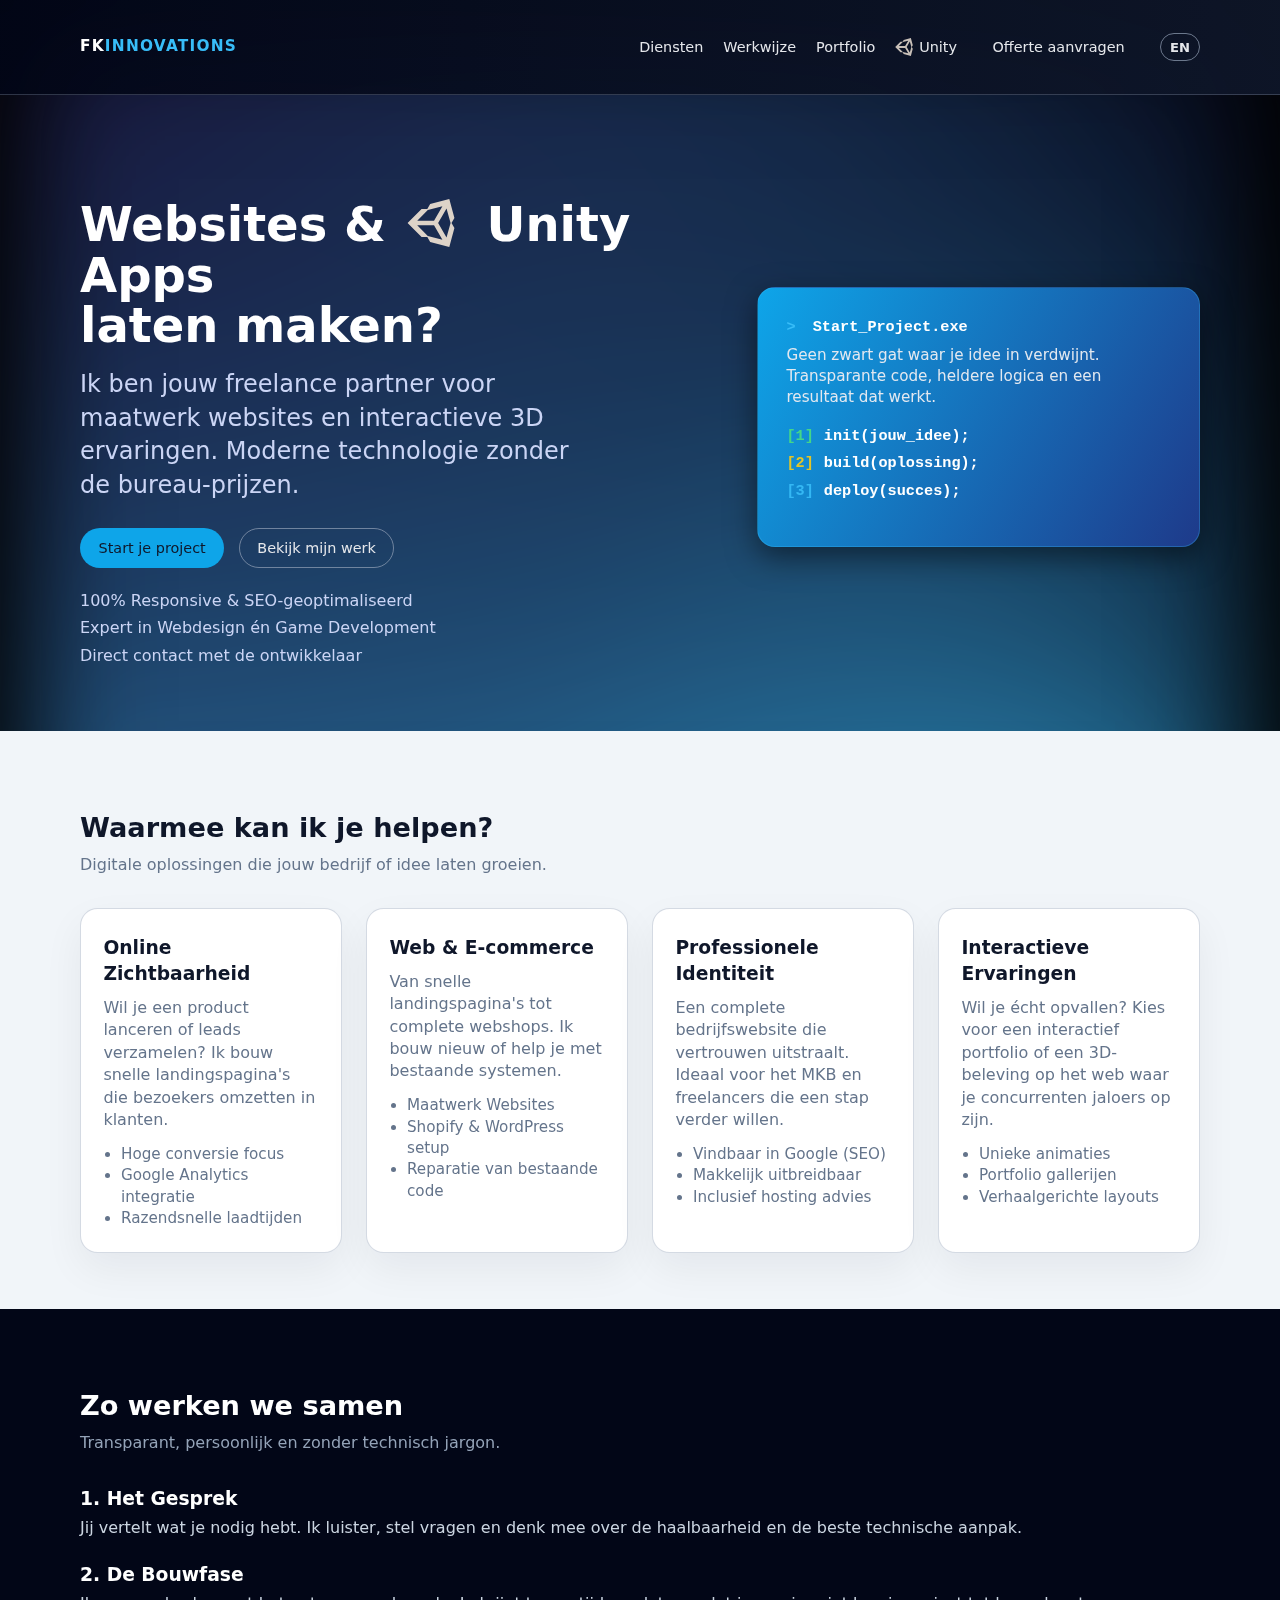
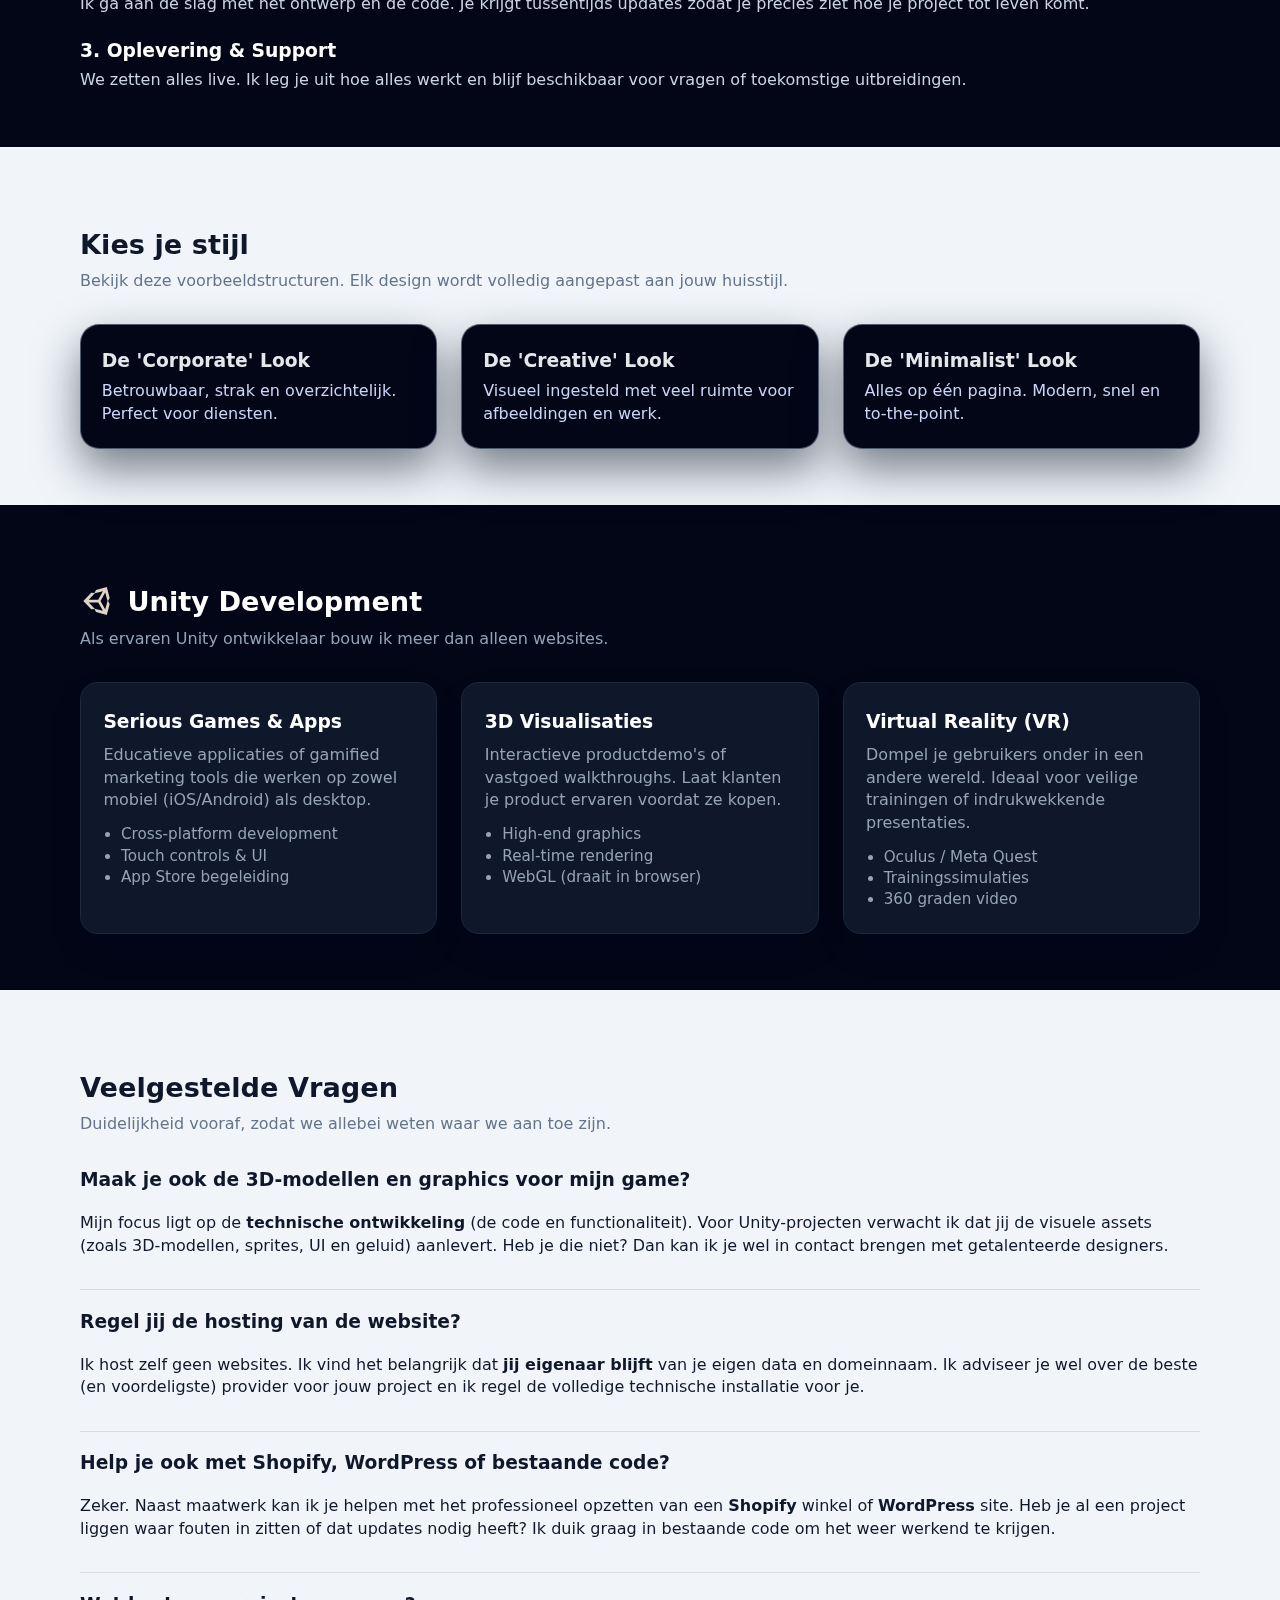
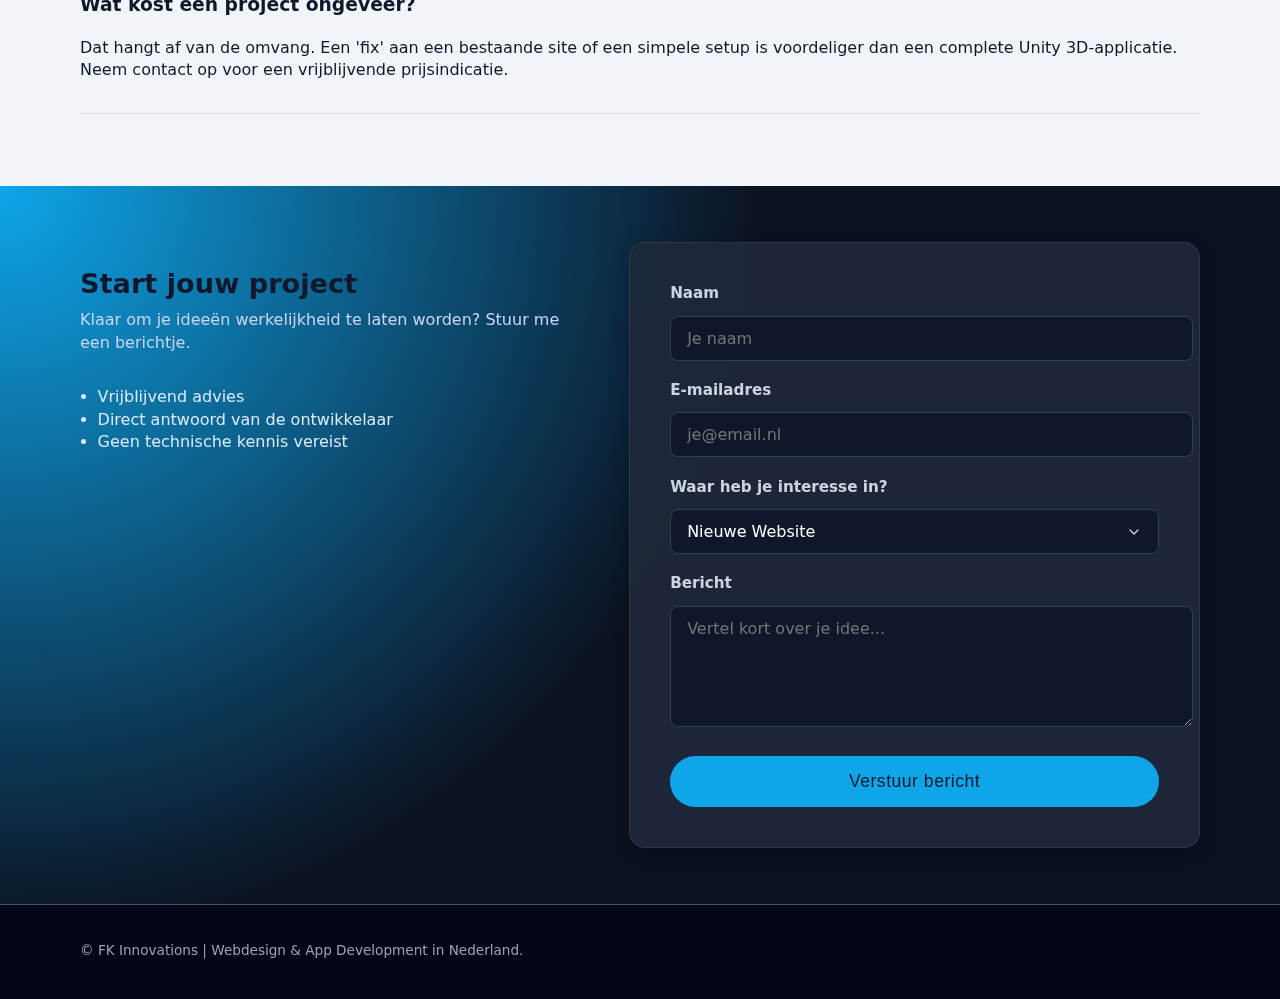
<file: index.html>
<!doctype html>
<html class="no-js" lang="nl">

<head>
  <meta charset="utf-8">
  <meta name="viewport" content="width=device-width, initial-scale=1">

  <script async src="https://www.googletagmanager.com/gtag/js?id=G-Z5BP3P4YHP"></script>
  <script>
    window.dataLayer = window.dataLayer || [];
    function gtag(){dataLayer.push(arguments);}
    gtag('js', new Date());
    gtag('config', 'G-Z5BP3P4YHP');
  </script>

  <link rel="preload" href="css/style.css" as="style">

  <title>FK Innovations | Freelance Webdeveloper & Unity Expert</title>

  <meta name="description" content="FK Innovations bouwt betaalbare websites en Unity (2D/3D/VR) apps voor kleine bedrijven en makers. Professioneel webdesign en game development op maat.">
  <meta name="keywords" content="website laten maken, unity ontwikkelaar, vr applicatie, freelance developer, webdesign zzp, interactieve media">

  <meta property="og:title" content="FK Innovations | Websites en Unity Apps op Maat">
  <meta property="og:type" content="website">
  <meta property="og:url" content="https://fkinnovations.github.io/">
  <meta property="og:image" content="img/og-image.png">
  <meta property="og:description" content="FK Innovations bouwt betaalbare websites en Unity (2D/3D/VR) apps voor kleine bedrijven, makers en persoonlijke merken.">

  <link rel="canonical" href="https://fkinnovations.github.io/">
  <link rel="icon" href="favicon.ico" sizes="any">
  <link rel="icon" href="/icon.svg" type="image/svg+xml">
  <link rel="apple-touch-icon" href="icon.png">
  <link rel="manifest" href="site.webmanifest">
  <meta name="theme-color" content="#0f172a">

  <style>
    /* --- Navigatie Icoontje (Specifiek voor het menu) --- */
    .nav-item-icon {
      display: flex !important;
      align-items: center;
      gap: 8px;
    }

    .main-nav .nav-icon {
      height: 18px; /* Forceer een kleinere, vaste hoogte */
      width: auto;  /* Behoud de verhoudingen */
      /* DE MAGIE: Maak het zwarte icoon WIT */
      filter: invert(1) brightness(100%);
      opacity: 0.9; /* Ietsje zachter wit zodat het past bij de tekst */
    }

    /* --- Universeel Tekst Icoontje (Voor in H1, H2 etc.) --- */
    .text-icon {
      height: 1em; /* Schaalt mee met de tekstgrootte */
      width: auto;
      vertical-align: -0.15em;
      margin-right: 0.3em;
      margin-left: 0.1em;
      /* OOK HIER: Maak het icoon WIT */
      filter: invert(1) brightness(100%);
    }
    /* Basis instellingen */
    :root { --bg: #020617; --accent: #38bdf8; --text: #0f172a; --white: #ffffff; }
    body { margin: 0; font-family: system-ui, -apple-system, sans-serif; color: #0f172a; background-color: #050505; overflow-x: hidden; }

    /* Jouw Balatro Achtergrond (zodat het scherm niet wit blijft) */
    .balatro-bg {
      position: fixed; top: 0; left: 0; width: 100vw; height: 100vh; z-index: -2;
      background: radial-gradient(circle at 50% 50%, rgba(56, 189, 248, 0.4), transparent 50%), radial-gradient(circle at 0% 0%, rgba(30, 27, 75, 1), transparent 50%), conic-gradient(from 0deg, #020617, #0f172a, #1e1b4b, #38bdf8, #020617);
      background-size: 200% 200%; filter: blur(60px); opacity: 0.8;
    }
    .crt-overlay { position: fixed; top: 0; left: 0; width: 100vw; height: 100vh; z-index: -1; background: transparent; box-shadow: inset 0 0 150px rgba(0,0,0,0.9); }

    /* Header en Hero layout */
    .container { width: min(1120px, 100% - 2.5rem); margin: 0 auto; }
    .site-header { position: sticky; top: 0; z-index: 20; padding: 1rem 0; }
    .header-inner { display: flex; justify-content: space-between; align-items: center; }
    .logo { color: #fff; font-weight: 700; text-transform: uppercase; font-size: 1.1rem; }
    .logo span { color: #38bdf8; }
    .hero { padding: 4.5rem 0 4rem; color: #fff; }
    .hero-inner { display: grid; grid-template-columns: minmax(0, 3.5fr) minmax(0, 2.5fr); gap: 3.5rem; align-items: center; }
    h1 { font-size: 3rem; line-height: 1.1; margin-bottom: 1rem; }

    /* Mobiele fallback */
    @media (max-width: 800px) { .hero-inner { grid-template-columns: 1fr; } }
  </style>

  <link rel="stylesheet" href="css/style.css" media="print" onload="this.media='all'">

  <noscript><link rel="stylesheet" href="css/style.css"></noscript>

  <script type="application/ld+json">
    {
      "@context": "https://schema.org",
      "@type": "Organization",
      "name": "FK Innovations",
      "url": "https://fkinnovations.github.io/",
      "description": "FK Innovations ontwerpt en bouwt snelle, moderne, betaalbare websites en Unity (2D/3D/VR) applicaties.",
      "contactPoint": {
        "@type": "ContactPoint",
        "contactType": "customer support",
        "url": "https://fkinnovations.github.io/#contact"
      },
      "service": [
        { "@type": "Service", "name": "Website Ontwikkeling" },
        { "@type": "Service", "name": "Unity 2D App/Game Ontwikkeling" },
        { "@type": "Service", "name": "Unity 3D Project Ontwikkeling" },
        { "@type": "Service", "name": "Unity VR Experience Ontwikkeling" }
      ]
    }
  </script>
</head>

<script src="js/app.js" defer></script>

<body>
<div class="balatro-bg"></div>
<div class="crt-overlay"></div>

<header class="site-header">
  <div class="container header-inner">
    <div class="logo">FK<span>Innovations</span></div>
    <nav class="main-nav">
      <a href="#services" data-i18n="nav.services">Diensten</a>
      <a href="#process" data-i18n="nav.process">Werkwijze</a>
      <a href="#work" data-i18n="nav.portfolio">Portfolio</a>
      <a href="#unity" class="nav-item-icon" data-i18n="nav.unity">
        <img src="img/unity3d-icon.svg" alt="Unity Logo" class="nav-icon"> Unity
      </a>
      <a href="#contact" class="btn btn-small" data-i18n="nav.contact">Offerte aanvragen</a>
      <button id="lang-toggle" class="btn btn-ghost btn-small" aria-label="Switch Language">EN</button>
    </nav>
  </div>
</header>

<main>
  <section class="hero" id="top">
    <div class="container hero-inner">
      <div class="hero-copy">
        <h1>
          <span data-i18n="hero.title.websites">Websites &</span>
          <img src="img/unity3d-icon.svg" class="text-icon" alt="">
          <span data-i18n="hero.title.unity">Unity Apps</span><br>
          <span data-i18n="hero.title.create">laten maken?</span>
        </h1>
        <h2 class="hero-subtitle" data-i18n="hero.subtitle">Ik ben jouw freelance partner voor maatwerk websites en interactieve 3D ervaringen. Moderne technologie zonder de bureau-prijzen.</h2>
        <div class="hero-cta">
          <a href="#contact" class="btn btn-primary" data-i18n="hero.cta.start">Start je project</a>
          <a href="#work" class="btn btn-ghost" data-i18n="hero.cta.work">Bekijk mijn werk</a>
        </div>
        <ul class="hero-list">
          <li data-i18n="hero.list.1">100% Responsive & SEO-geoptimaliseerd</li>
          <li data-i18n="hero.list.2">Expert in Webdesign én Game Development</li>
          <li data-i18n="hero.list.3">Direct contact met de ontwikkelaar</li>
        </ul>
      </div>
      <div class="hero-side">
        <div class="hero-card terminal-card">
          <p class="hero-card-title code-font">
            <span class="prompt">&gt;</span> Start_Project.exe
          </p>

          <p class="hero-card-text" data-i18n="hero.terminal.text">
            Geen zwart gat waar je idee in verdwijnt. Transparante code, heldere logica en een resultaat dat werkt.
          </p>

          <ul class="hero-card-steps code-font">
            <li><span class="step-num step-1">[1]</span> <span>init(jouw_idee);</span></li>
            <li><span class="step-num step-2">[2]</span> <span>build(oplossing);</span></li>
            <li><span class="step-num step-3">[3]</span> <span>deploy(succes);</span></li>
          </ul>
        </div>
      </div>
    </div>
  </section>

  <section id="services" class="section section-light">
    <div class="container">
      <header class="section-header">
        <h2 data-i18n="services.title">Waarmee kan ik je helpen?</h2>
        <p data-i18n="services.subtitle">Digitale oplossingen die jouw bedrijf of idee laten groeien.</p>
      </header>
      <div class="cards-grid">
        <article class="card">
          <h3 data-i18n="services.card1.title">Online Zichtbaarheid</h3>
          <p data-i18n="services.card1.text">Wil je een product lanceren of leads verzamelen? Ik bouw snelle landingspagina's die bezoekers omzetten in klanten.</p>
          <ul>
            <li data-i18n="services.card1.list1">Hoge conversie focus</li>
            <li data-i18n="services.card1.list2">Google Analytics integratie</li>
            <li data-i18n="services.card1.list3">Razendsnelle laadtijden</li>
          </ul>
        </article>
        <article class="card">
        <h3 data-i18n="services.card2.title">Web & E-commerce</h3> <p data-i18n="services.card2.text">Van snelle landingspagina's tot complete webshops. Ik bouw nieuw of help je met bestaande systemen.</p>
        <ul>
          <li data-i18n="services.card2.list1">Maatwerk Websites</li>
          <li data-i18n="services.card2.list2">Shopify & WordPress setup</li> <li data-i18n="services.card2.list3">Reparatie van bestaande code</li> </ul>
      </article>
        <article class="card">
          <h3 data-i18n="services.card3.title">Professionele Identiteit</h3>
          <p data-i18n="services.card3.text">Een complete bedrijfswebsite die vertrouwen uitstraalt. Ideaal voor het MKB en freelancers die een stap verder willen.</p>
          <ul>
            <li data-i18n="services.card3.list1">Vindbaar in Google (SEO)</li>
            <li data-i18n="services.card3.list2">Makkelijk uitbreidbaar</li>
            <li data-i18n="services.card3.list3">Inclusief hosting advies</li>
          </ul>
        </article>
        <article class="card">
          <h3 data-i18n="services.card4.title">Interactieve Ervaringen</h3>
          <p data-i18n="services.card4.text">Wil je écht opvallen? Kies voor een interactief portfolio of een 3D-beleving op het web waar je concurrenten jaloers op zijn.</p>
          <ul>
            <li data-i18n="services.card4.list1">Unieke animaties</li>
            <li data-i18n="services.card4.list2">Portfolio gallerijen</li>
            <li data-i18n="services.card4.list3">Verhaalgerichte layouts</li>
          </ul>
        </article>
      </div>
    </div>
  </section>

  <section id="process" class="section section-dark">
    <div class="container">
      <header class="section-header">
        <h2 data-i18n="process.title">Zo werken we samen</h2>
        <p data-i18n="process.subtitle">Transparant, persoonlijk en zonder technisch jargon.</p>
      </header>
      <ol class="steps">
        <li>
          <h3 data-i18n="process.step1.title">1. Het Gesprek</h3>
          <p data-i18n="process.step1.text">Jij vertelt wat je nodig hebt. Ik luister, stel vragen en denk mee over de haalbaarheid en de beste technische aanpak.</p>
        </li>
        <li>
          <h3 data-i18n="process.step2.title">2. De Bouwfase</h3>
          <p data-i18n="process.step2.text">Ik ga aan de slag met het ontwerp en de code. Je krijgt tussentijds updates zodat je precies ziet hoe je project tot leven komt.</p>
        </li>
        <li>
          <h3 data-i18n="process.step3.title">3. Oplevering & Support</h3>
          <p data-i18n="process.step3.text">We zetten alles live. Ik leg je uit hoe alles werkt en blijf beschikbaar voor vragen of toekomstige uitbreidingen.</p>
        </li>
      </ol>
    </div>
  </section>

  <section id="work" class="section section-light">
    <div class="container">
      <header class="section-header">
        <h2 data-i18n="work.title">Kies je stijl</h2>
        <p data-i18n="work.subtitle">Bekijk deze voorbeeldstructuren. Elk design wordt volledig aangepast aan jouw huisstijl.</p>
      </header>
      <div class="layouts-grid">
        <a href="layouts/business.html" class="layout-box">
          <h3 data-i18n="work.business.title">De 'Corporate' Look</h3>
          <p data-i18n="work.business.text">Betrouwbaar, strak en overzichtelijk. Perfect voor diensten.</p>
        </a>
        <a href="layouts/portfolio.html" class="layout-box">
          <h3 data-i18n="work.creative.title">De 'Creative' Look</h3>
          <p data-i18n="work.creative.text">Visueel ingesteld met veel ruimte voor afbeeldingen en werk.</p>
        </a>
        <a href="layouts/onepage.html" class="layout-box">
          <h3 data-i18n="work.minimalist.title">De 'Minimalist' Look</h3>
          <p data-i18n="work.minimalist.text">Alles op één pagina. Modern, snel en to-the-point.</p>
        </a>
      </div>
    </div>
  </section>

  <section id="unity" class="section section-dark">
    <div class="container">
      <header class="section-header">
      <h2><img src="img/unity3d-icon.svg" class="text-icon" alt=""><span data-i18n="unity.title"> Unity Development</span></h2>
      <p data-i18n="unity.subtitle">Als ervaren Unity ontwikkelaar bouw ik meer dan alleen websites.</p>
    </header>
      <div class="cards-grid">
        <article class="card card-unity">
          <h3 data-i18n="unity.card1.title">Serious Games & Apps</h3>
          <p data-i18n="unity.card1.text">Educatieve applicaties of gamified marketing tools die werken op zowel mobiel (iOS/Android) als desktop.</p>
          <ul>
            <li data-i18n="unity.card1.list1">Cross-platform development</li>
            <li data-i18n="unity.card1.list2">Touch controls & UI</li>
            <li data-i18n="unity.card1.list3">App Store begeleiding</li>
          </ul>
        </article>
        <article class="card card-unity">
          <h3 data-i18n="unity.card2.title">3D Visualisaties</h3>
          <p data-i18n="unity.card2.text">Interactieve productdemo's of vastgoed walkthroughs. Laat klanten je product ervaren voordat ze kopen.</p>
          <ul>
            <li data-i18n="unity.card2.list1">High-end graphics</li>
            <li data-i18n="unity.card2.list2">Real-time rendering</li>
            <li data-i18n="unity.card2.list3">WebGL (draait in browser)</li>
          </ul>
        </article>
        <article class="card card-unity">
          <h3 data-i18n="unity.card3.title">Virtual Reality (VR)</h3>
          <p data-i18n="unity.card3.text">Dompel je gebruikers onder in een andere wereld. Ideaal voor veilige trainingen of indrukwekkende presentaties.</p>
          <ul>
            <li data-i18n="unity.card3.list1">Oculus / Meta Quest</li>
            <li data-i18n="unity.card3.list2">Trainingssimulaties</li>
            <li data-i18n="unity.card3.list3">360 graden video</li>
          </ul>
        </article>
      </div>
    </div>
  </section>

  <section id="faq" class="section section-light">
    <div class="container">
      <header class="section-header">
        <h2 data-i18n="faq.title">Veelgestelde Vragen</h2>
        <p data-i18n="faq.subtitle">Duidelijkheid vooraf, zodat we allebei weten waar we aan toe zijn.</p>
      </header>
      <div class="faq-list">

        <article itemscope itemprop="mainEntity" itemtype="https://schema.org/Question">
          <h3 itemprop="name" data-i18n="faq.q1.title">Maak je ook de 3D-modellen en graphics voor mijn game?</h3>
          <div itemscope itemprop="acceptedAnswer" itemtype="https://schema.org/Answer">
            <p itemprop="text" data-i18n="faq.q1.text">Mijn focus ligt op de <strong>technische ontwikkeling</strong> (de code en functionaliteit). Voor Unity-projecten verwacht ik dat jij de visuele assets (zoals 3D-modellen, sprites, UI en geluid) aanlevert. Heb je die niet? Dan kan ik je wel in contact brengen met getalenteerde designers.</p>
          </div>
        </article>

        <article itemscope itemprop="mainEntity" itemtype="https://schema.org/Question">
          <h3 itemprop="name" data-i18n="faq.q2.title">Regel jij de hosting van de website?</h3>
          <div itemscope itemprop="acceptedAnswer" itemtype="https://schema.org/Answer">
            <p itemprop="text" data-i18n="faq.q2.text">Ik host zelf geen websites. Ik vind het belangrijk dat <strong>jij eigenaar blijft</strong> van je eigen data en domeinnaam. Ik adviseer je wel over de beste (en voordeligste) provider voor jouw project en ik regel de volledige technische installatie voor je.</p>
          </div>
        </article>

        <article itemscope itemprop="mainEntity" itemtype="https://schema.org/Question">
          <h3 itemprop="name" data-i18n="faq.q3.title">Help je ook met Shopify, WordPress of bestaande code?</h3>
          <div itemscope itemprop="acceptedAnswer" itemtype="https://schema.org/Answer">
            <p itemprop="text" data-i18n="faq.q3.text">Zeker. Naast maatwerk kan ik je helpen met het professioneel opzetten van een <strong>Shopify</strong> winkel of <strong>WordPress</strong> site. Heb je al een project liggen waar fouten in zitten of dat updates nodig heeft? Ik duik graag in bestaande code om het weer werkend te krijgen.</p>
          </div>
        </article>

        <article itemscope itemprop="mainEntity" itemtype="https://schema.org/Question">
          <h3 itemprop="name" data-i18n="faq.q4.title">Wat kost een project ongeveer?</h3>
          <div itemscope itemprop="acceptedAnswer" itemtype="https://schema.org/Answer">
            <p itemprop="text" data-i18n="faq.q4.text">Dat hangt af van de omvang. Een 'fix' aan een bestaande site of een simpele setup is voordeliger dan een complete Unity 3D-applicatie. Neem contact op voor een vrijblijvende prijsindicatie.</p>
          </div>
        </article>

      </div>
    </div>
  </section>

  <section id="contact" class="section section-accent">
    <div class="container contact-grid">
      <div>
        <header class="section-header section-header-invert">
          <h2 data-i18n="contact.title">Start jouw project</h2>
          <p data-i18n="contact.subtitle">Klaar om je ideeën werkelijkheid te laten worden? Stuur me een berichtje.</p>
        </header>
        <ul class="contact-notes">
          <li data-i18n="contact.note1">Vrijblijvend advies</li>
          <li data-i18n="contact.note2">Direct antwoord van de ontwikkelaar</li>
          <li data-i18n="contact.note3">Geen technische kennis vereist</li>
        </ul>
      </div>
      <form class="contact-form" action="https://api.web3forms.com/submit" method="POST">

        <input type="hidden" name="access_key" value="c1300588-5c67-4aac-9b06-760c8e1c2f8d">

        <input type="hidden" name="subject" value="Nieuwe aanvraag via Portfolio Site">
        <input type="hidden" name="redirect" value="https://fkinnovations.github.io/bedankt.html">

        <input type="checkbox" name="botcheck" class="hidden" style="display: none;">

        <label for="name" data-i18n="contact.label.name">Naam</label>
        <input type="text" id="name" name="name" required placeholder="Je naam" data-i18n="contact.placeholder.name">

        <label for="email" data-i18n="contact.label.email">E-mailadres</label>
        <input type="email" id="email" name="email" required placeholder="je@email.nl" data-i18n="contact.placeholder.email">

        <label for="type" data-i18n="contact.label.interest">Waar heb je interesse in?</label>
        <select id="type" name="type">
          <option value="landing" data-i18n="contact.option.landing">Nieuwe Website</option>
          <option value="unity" data-i18n="contact.option.unity">Unity App / Game</option>
          <option value="consulting" data-i18n="contact.option.consulting">Advies / Anders</option>
        </select>

        <label for="message" data-i18n="contact.label.message">Bericht</label>
        <textarea id="message" name="message" rows="5" required placeholder="Vertel kort over je idee..." data-i18n="contact.placeholder.message"></textarea>

        <button type="submit" class="btn btn-primary btn-block" data-i18n="contact.button">Verstuur bericht</button>

      </form>
    </div>
  </section>

</main>

<footer class="site-footer">
  <div class="container footer-inner">
    <p>&copy; <span id="year"></span> <span data-i18n="footer.text">FK Innovations | Webdesign & App Development in Nederland.</span></p>
  </div>
</footer>

</body>
</html>
</file>
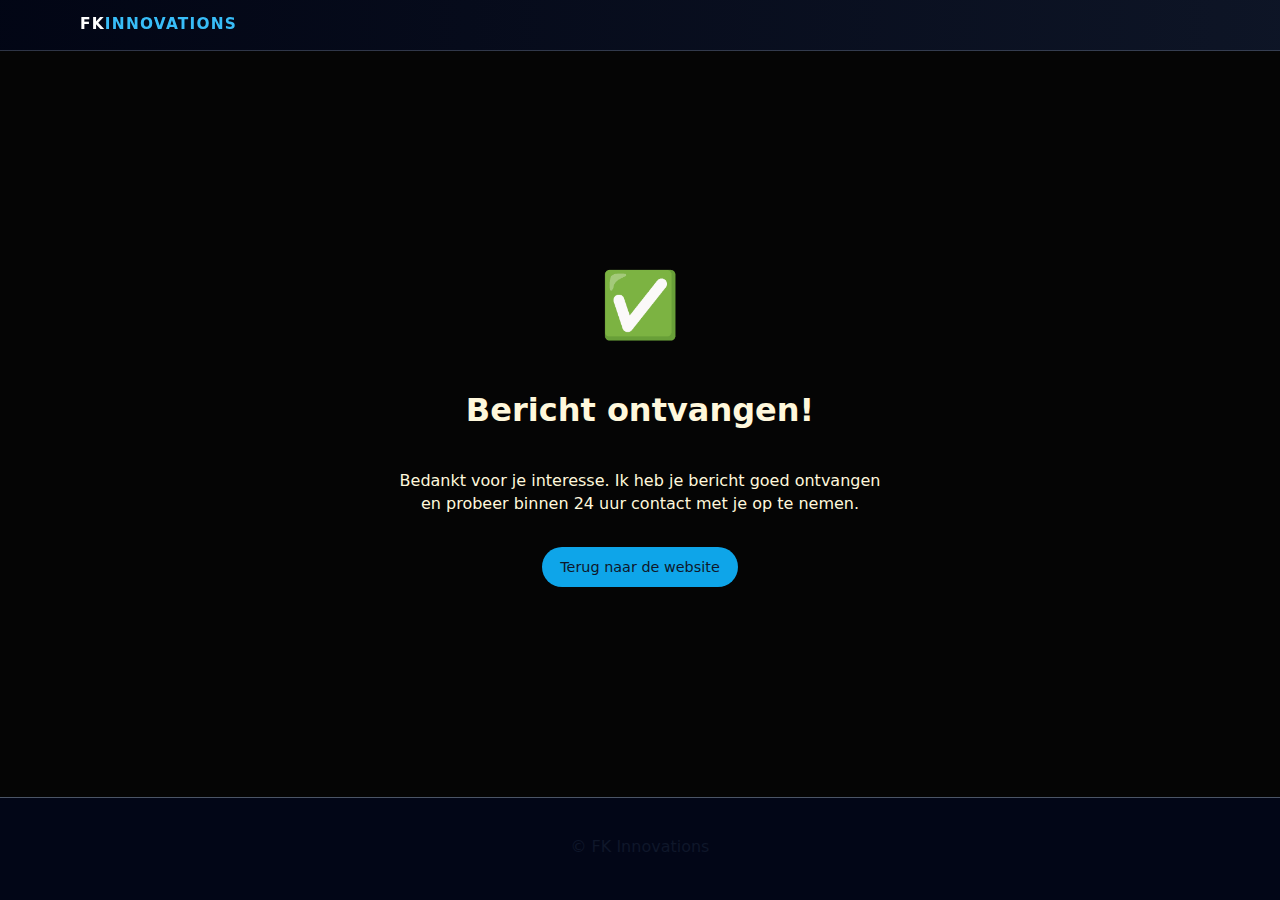
<file: bedankt.html>
<!DOCTYPE html>
<html lang="nl">
<head>
  <meta charset="UTF-8">
  <meta name="viewport" content="width=device-width, initial-scale=1.0">
  <script async src="https://www.googletagmanager.com/gtag/js?id=G-Z5BP3P4YHP"></script>
  <script>
    window.dataLayer = window.dataLayer || [];
    function gtag(){dataLayer.push(arguments);}
    gtag('js', new Date());

    gtag('config', 'G-Z5BP3P4YHP');
  </script>
  <title>Bedankt voor je bericht! | FK Innovations</title>
  <link rel="stylesheet" href="css/style.css">
  <style>
    /* Simpele styling specifiek voor deze pagina */
    body {
      display: flex;
      flex-direction: column;
      min-height: 100vh;
      text-align: center;
    }
    .thank-you-container {
      flex: 1;
      display: flex;
      flex-direction: column;
      justify-content: center;
      align-items: center;
      padding: 2rem;
    }
    .icon {
      font-size: 4rem;
      margin-bottom: 1rem;
      color: var(--accent);
    }
    h1{
      color: cornsilk;
    }
  </style>
</head>
<body>

<header class="site-header">
  <div class="container header-inner">
    <div class="logo">FK<span>Innovations</span></div>
  </div>
</header>

<main class="thank-you-container">
  <div class="icon">✅</div>
  <h1>Bericht ontvangen!</h1>
  <p style="color: cornsilk; max-width: 500px; margin-bottom: 2rem;">
    Bedankt voor je interesse. Ik heb je bericht goed ontvangen en probeer binnen 24 uur contact met je op te nemen.
  </p>
  <a href="index.html" class="btn btn-primary">Terug naar de website</a>
</main>

<footer class="site-footer">
  <div class="container">
    <p>&copy; FK Innovations</p>
  </div>
</footer>

</body>
</html>
</file>
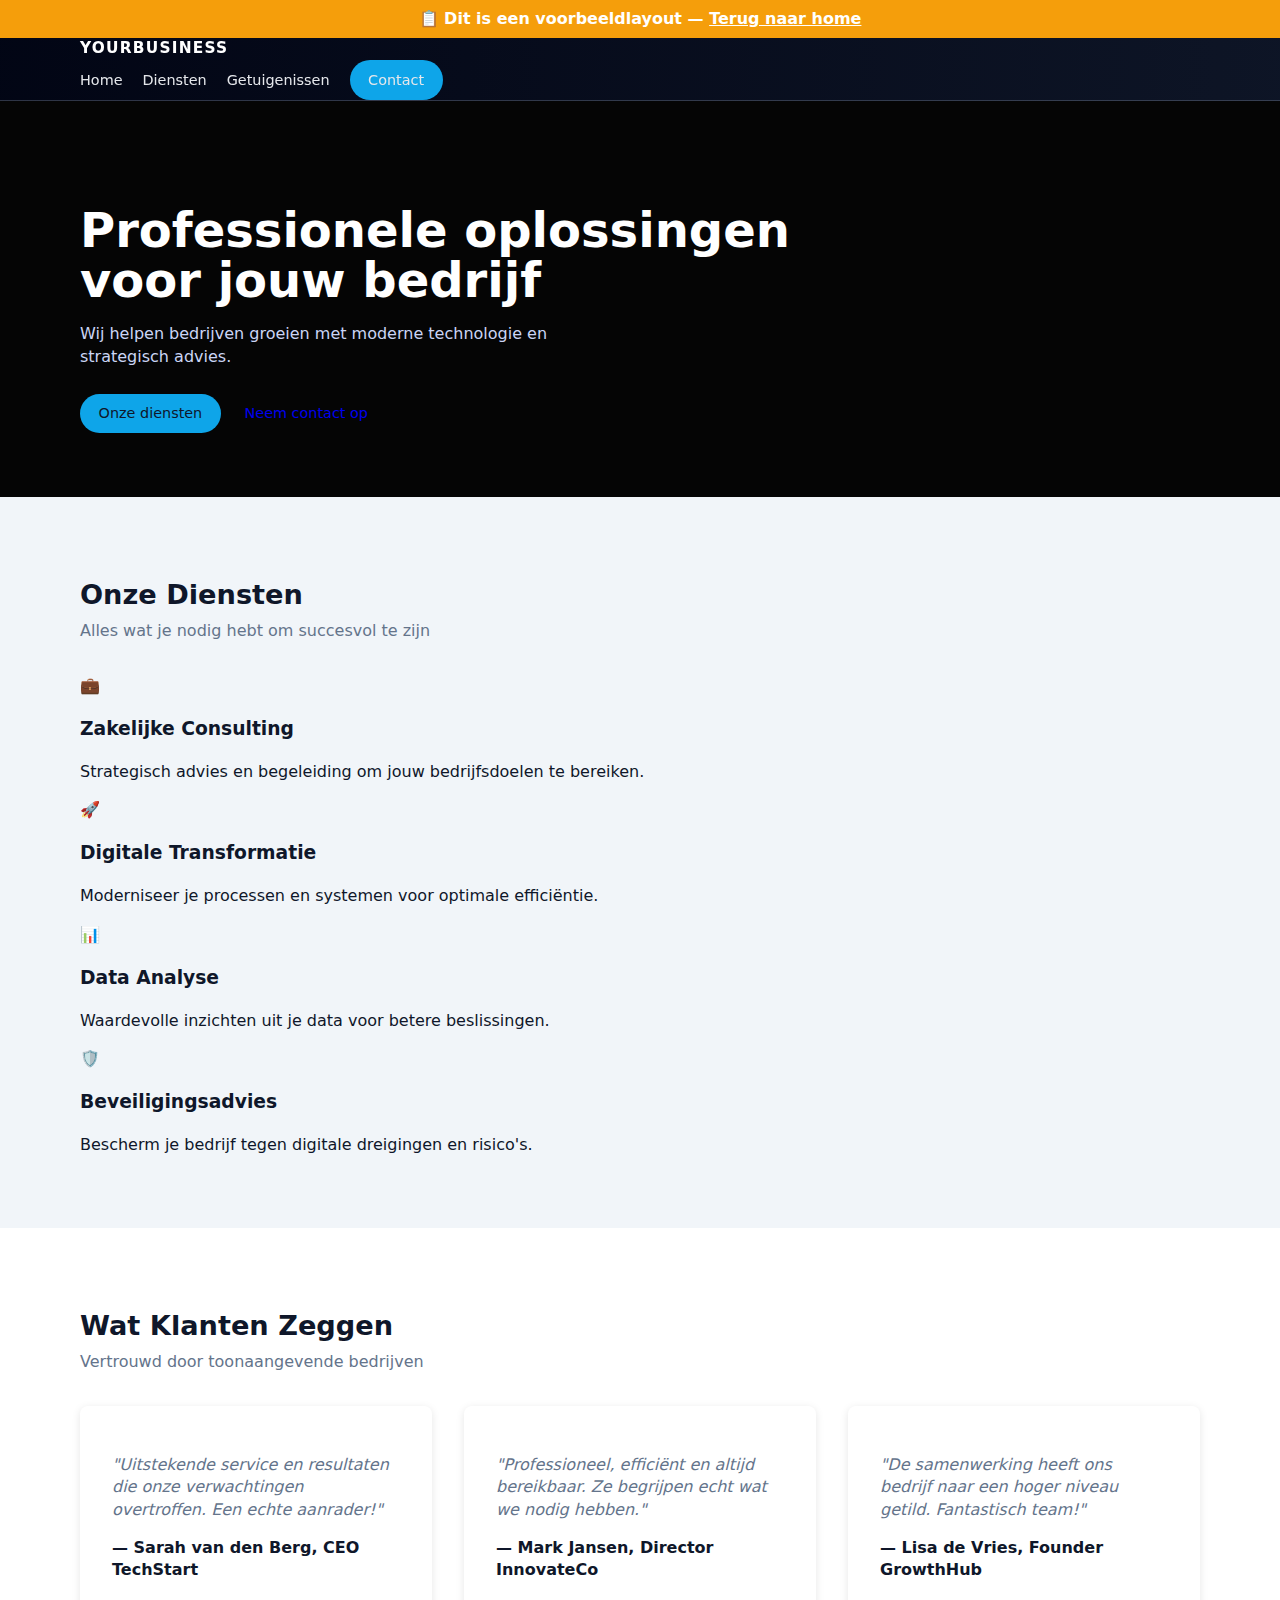
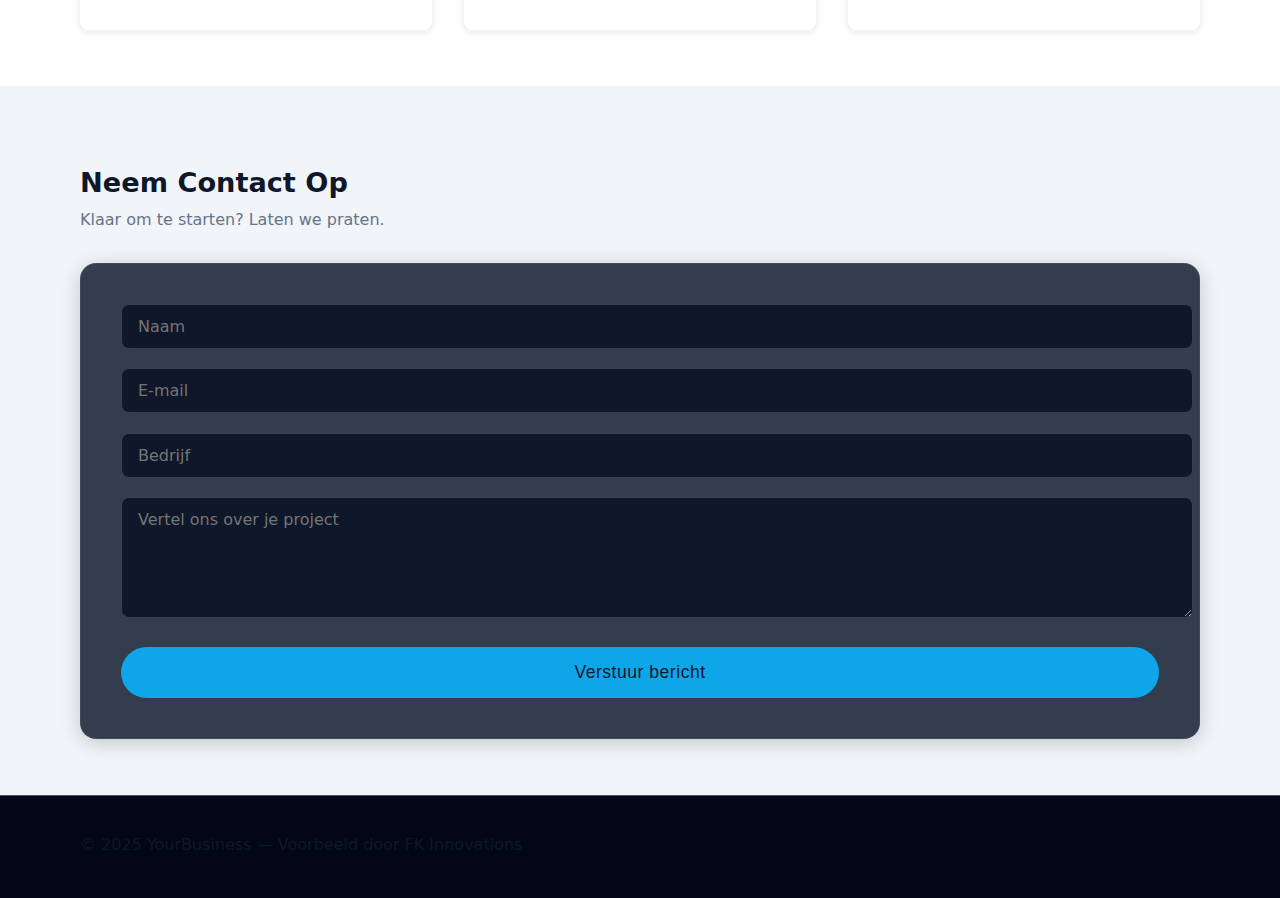
<file: layouts/business.html>
<!DOCTYPE html>
<html lang="nl">
<head>
  <meta charset="UTF-8">
  <meta name="viewport" content="width=device-width, initial-scale=1">
  <title>Strakke Bedrijfslayout | FK Innovations</title>
  <link rel="stylesheet" href="../css/style.css">
  <link rel="stylesheet" href="../css/layouts.css">
</head>

<body>
<div class="demo-badge">
  📋 Dit is een voorbeeldlayout — <a href="../index.html">Terug naar home</a>
</div>


<header class="site-header">
  <div class="container">
    <div class="logo">YourBusiness</div>
    <nav class="main-nav">
      <a href="#hero">Home</a>
      <a href="#services">Diensten</a>
      <a href="#testimonials">Getuigenissen</a>
      <a href="#contact" class="btn btn-primary">Contact</a>
    </nav>
  </div>
</header>

<section id="hero" class="hero">
  <div class="container">
    <div class="hero-copy">
      <h1>Professionele oplossingen<br>voor jouw bedrijf</h1>
      <p class="hero-subtitle">Wij helpen bedrijven groeien met moderne technologie en strategisch advies.</p>
      <div class="hero-buttons">
        <a href="#services" class="btn btn-primary btn-large">Onze diensten</a>
        <a href="#contact" class="btn btn-outline btn-large">Neem contact op</a>
      </div>
    </div>
  </div>
</section>

<section id="services" class="section section-light">
  <div class="container">
    <header class="section-header">
      <h2>Onze Diensten</h2>
      <p>Alles wat je nodig hebt om succesvol te zijn</p>
    </header>
    <div class="services-grid">
      <div class="service-card">
        <div class="service-icon">💼</div>
        <h3>Zakelijke Consulting</h3>
        <p>Strategisch advies en begeleiding om jouw bedrijfsdoelen te bereiken.</p>
      </div>
      <div class="service-card">
        <div class="service-icon">🚀</div>
        <h3>Digitale Transformatie</h3>
        <p>Moderniseer je processen en systemen voor optimale efficiëntie.</p>
      </div>
      <div class="service-card">
        <div class="service-icon">📊</div>
        <h3>Data Analyse</h3>
        <p>Waardevolle inzichten uit je data voor betere beslissingen.</p>
      </div>
      <div class="service-card">
        <div class="service-icon">🛡️</div>
        <h3>Beveiligingsadvies</h3>
        <p>Bescherm je bedrijf tegen digitale dreigingen en risico's.</p>
      </div>
    </div>
  </div>
</section>

<section id="testimonials" class="section">
  <div class="container">
    <header class="section-header">
      <h2>Wat Klanten Zeggen</h2>
      <p>Vertrouwd door toonaangevende bedrijven</p>
    </header>
    <div class="testimonials-grid">
      <div class="testimonial-card">
        <p class="testimonial-quote">"Uitstekende service en resultaten die onze verwachtingen overtroffen. Een echte aanrader!"</p>
        <p class="testimonial-author">— Sarah van den Berg, CEO TechStart</p>
      </div>
      <div class="testimonial-card">
        <p class="testimonial-quote">"Professioneel, efficiënt en altijd bereikbaar. Ze begrijpen echt wat we nodig hebben."</p>
        <p class="testimonial-author">— Mark Jansen, Director InnovateCo</p>
      </div>
      <div class="testimonial-card">
        <p class="testimonial-quote">"De samenwerking heeft ons bedrijf naar een hoger niveau getild. Fantastisch team!"</p>
        <p class="testimonial-author">— Lisa de Vries, Founder GrowthHub</p>
      </div>
    </div>
  </div>
</section>

<section id="contact" class="section section-light">
  <div class="container">
    <header class="section-header">
      <h2>Neem Contact Op</h2>
      <p>Klaar om te starten? Laten we praten.</p>
    </header>
    <form class="contact-form">
      <input type="text" placeholder="Naam" required>
      <input type="email" placeholder="E-mail" required>
      <input type="text" placeholder="Bedrijf">
      <textarea placeholder="Vertel ons over je project" rows="5" required></textarea>
      <button type="submit" class="btn btn-primary btn-large">Verstuur bericht</button>
    </form>
  </div>
</section>

<footer class="site-footer">
  <div class="container">
    <p>&copy; 2025 YourBusiness — Voorbeeld door FK Innovations</p>
  </div>
</footer>

<script src="../js/app.js" defer></script>
</body>
</html>
</file>
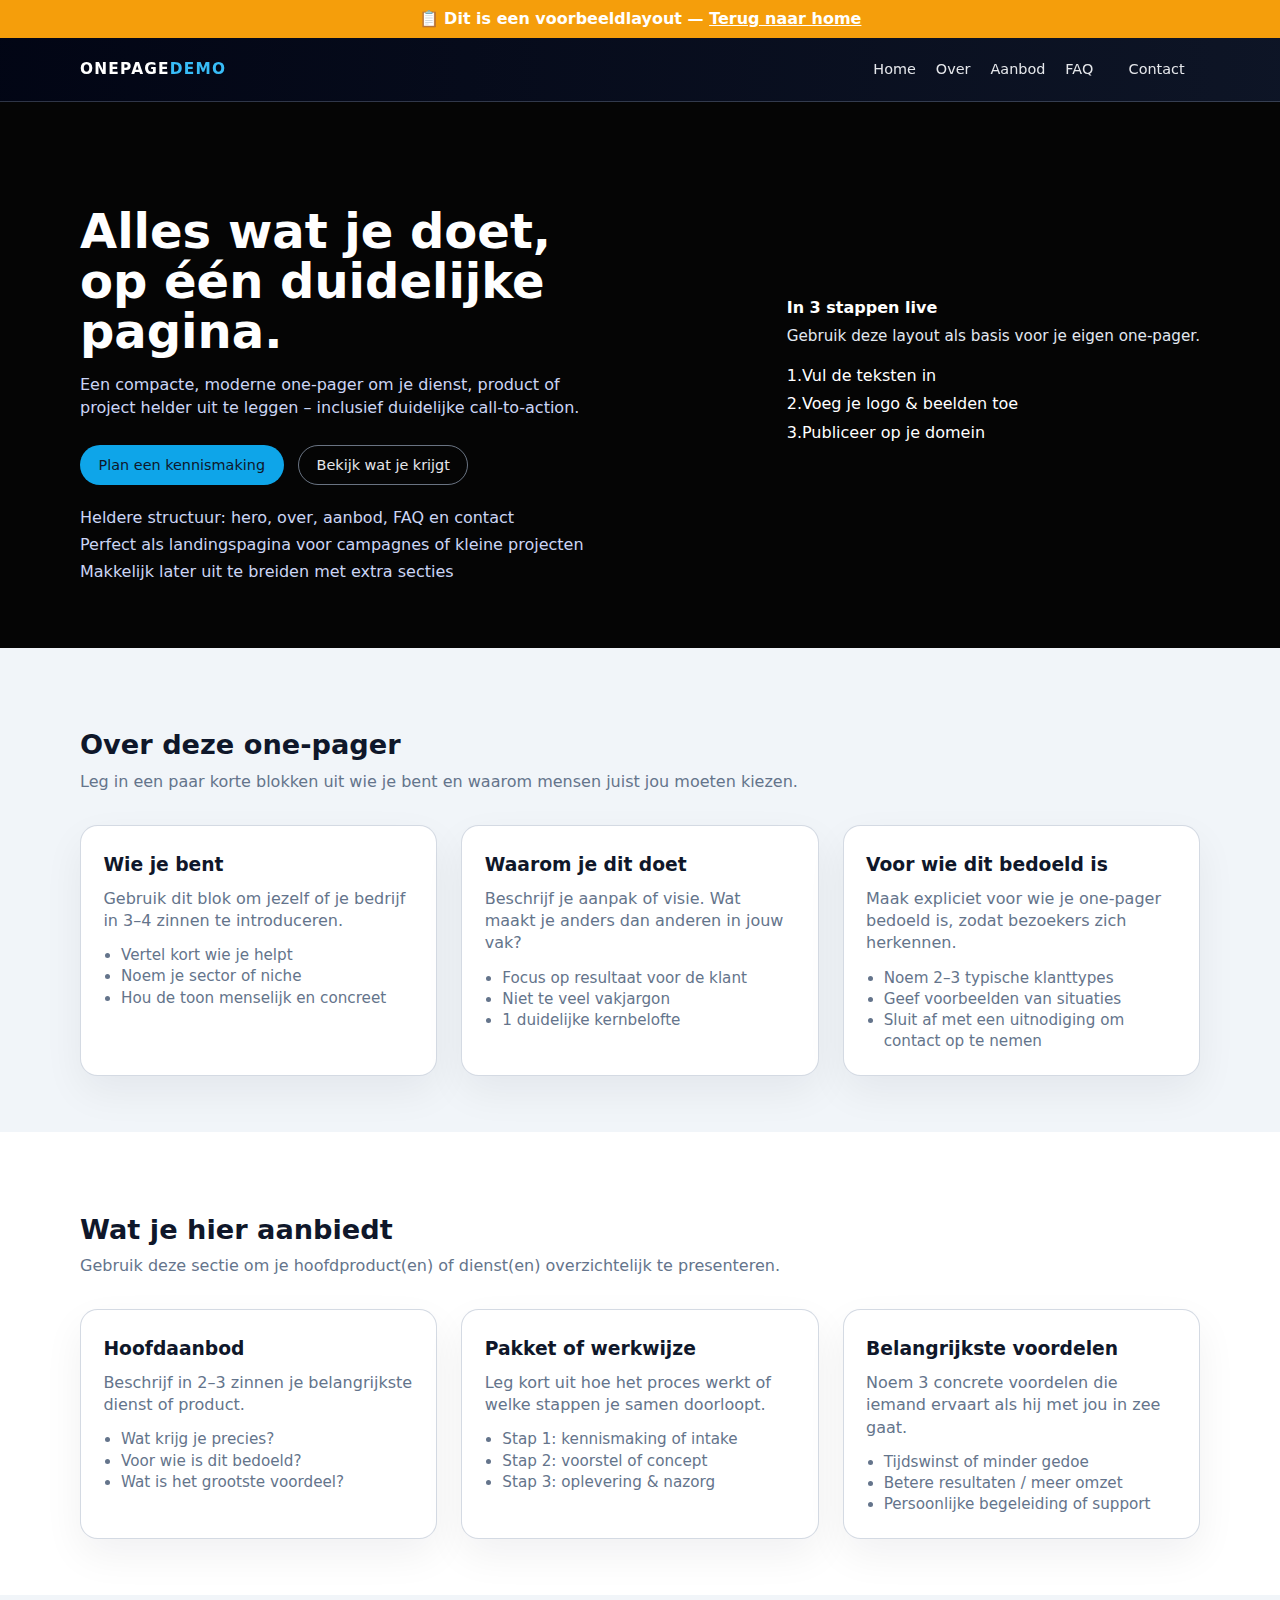
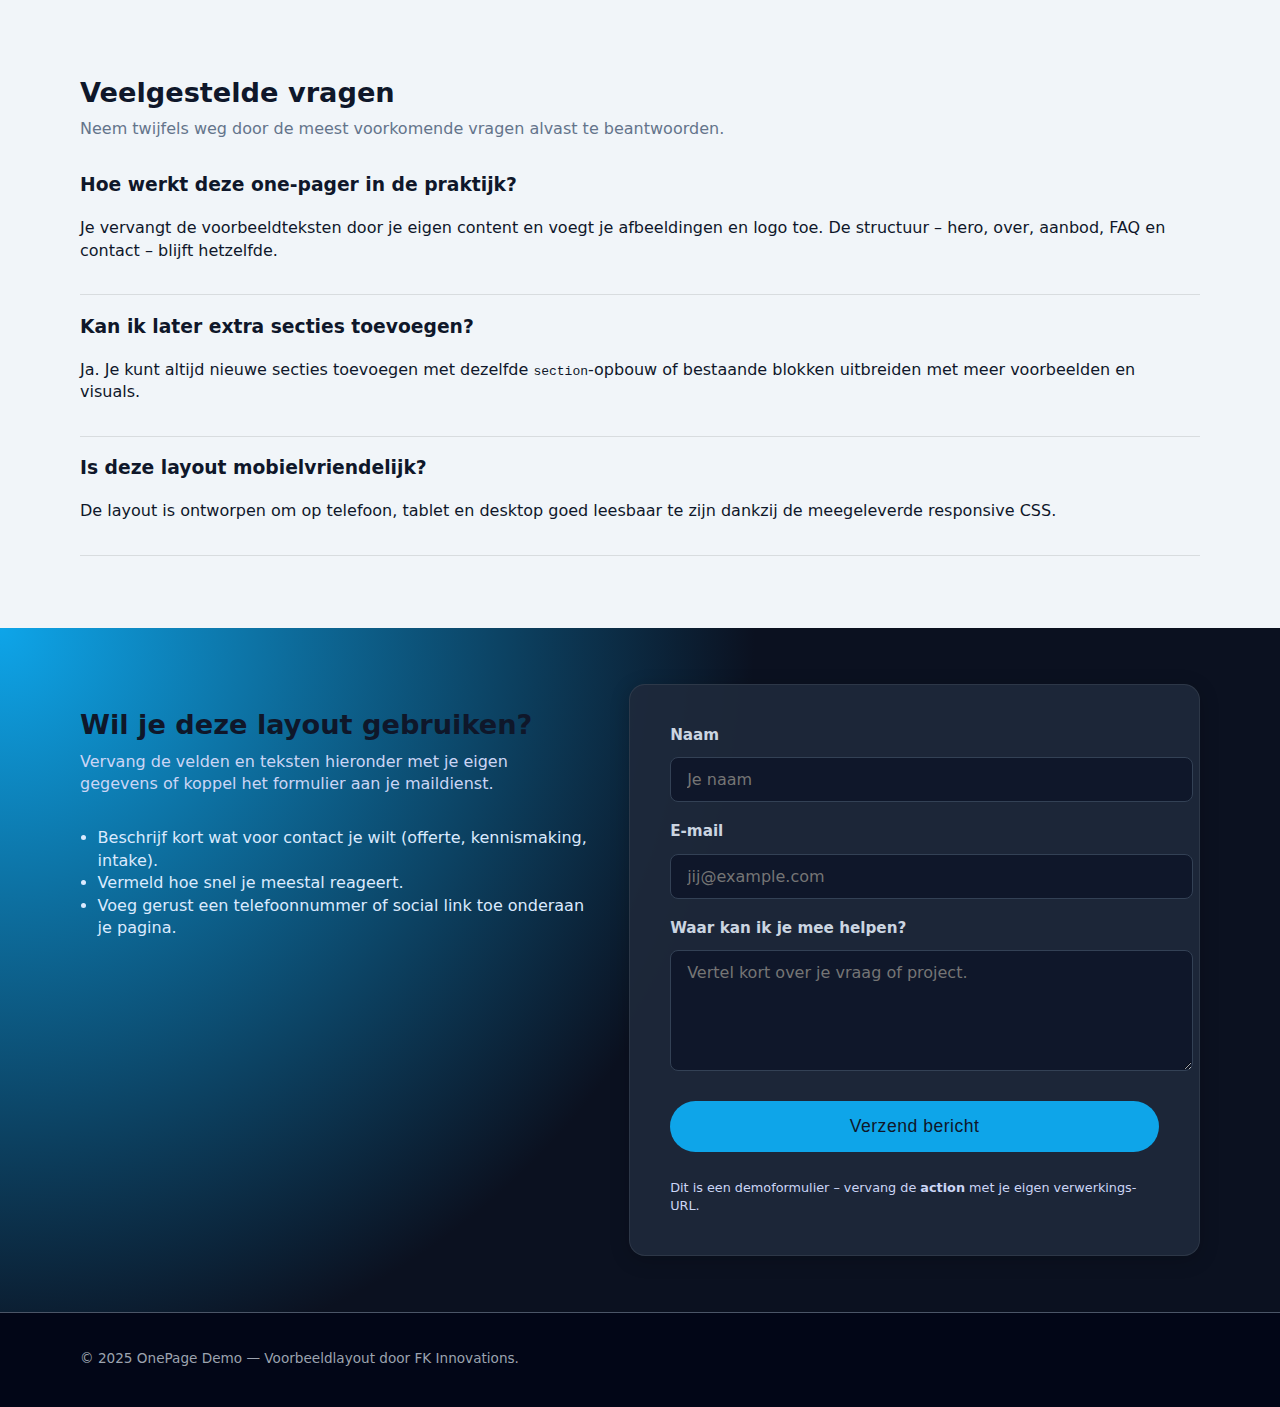
<file: layouts/onepage.html>
<!DOCTYPE html>
<html lang="nl">
<head>
  <meta charset="UTF-8">
  <meta name="viewport" content="width=device-width, initial-scale=1">
  <title>Simpele One-page Layout | FK Innovations</title>
  <link rel="stylesheet" href="../css/style.css">
  <link rel="stylesheet" href="../css/layouts.css">
  <meta name="description" content="Voorbeeld van een simpele one-page website layout met hero, over, aanbod, veelgestelde vragen en contactsectie. Perfect als basis voor een landingspagina.">
</head>

<body>
<div class="demo-badge">
  📋 Dit is een voorbeeldlayout — <a href="../index.html">Terug naar home</a>
</div>

<header class="site-header">
  <div class="container header-inner">
    <div class="logo">OnePage<span>Demo</span></div>
    <nav class="main-nav">
      <a href="#hero">Home</a>
      <a href="#about">Over</a>
      <a href="#offer">Aanbod</a>
      <a href="#faq">FAQ</a>
      <a href="#contact" class="btn btn-small">Contact</a>
    </nav>
  </div>
</header>

<main>
  <!-- HERO -->
  <section id="hero" class="hero">
    <div class="container hero-inner">
      <div class="hero-copy">
        <h1>Alles wat je doet,<br>op één duidelijke pagina.</h1>
        <p class="hero-subtitle">
          Een compacte, moderne one-pager om je dienst, product of project helder uit te leggen
          – inclusief duidelijke call-to-action.
        </p>
        <div class="hero-cta">
          <a href="#contact" class="btn btn-primary">Plan een kennismaking</a>
          <a href="#offer" class="btn btn-ghost">Bekijk wat je krijgt</a>
        </div>
        <ul class="hero-list">
          <li>Heldere structuur: hero, over, aanbod, FAQ en contact</li>
          <li>Perfect als landingspagina voor campagnes of kleine projecten</li>
          <li>Makkelijk later uit te breiden met extra secties</li>
        </ul>
      </div>
      <div class="hero-side">
        <div class="hero-card">
          <p class="hero-card-title">In 3 stappen live</p>
          <p class="hero-card-text">Gebruik deze layout als basis voor je eigen one-pager.</p>
          <ul class="hero-card-steps">
            <li><span>1.</span> Vul de teksten in</li>
            <li><span>2.</span> Voeg je logo & beelden toe</li>
            <li><span>3.</span> Publiceer op je domein</li>
          </ul>
        </div>
      </div>
    </div>
  </section>

  <!-- OVER -->
  <section id="about" class="section section-light">
    <div class="container">
      <header class="section-header">
        <h2>Over deze one-pager</h2>
        <p>Leg in een paar korte blokken uit wie je bent en waarom mensen juist jou moeten kiezen.</p>
      </header>

      <div class="cards-grid">
        <article class="card">
          <h3>Wie je bent</h3>
          <p>Gebruik dit blok om jezelf of je bedrijf in 3–4 zinnen te introduceren.</p>
          <ul>
            <li>Vertel kort wie je helpt</li>
            <li>Noem je sector of niche</li>
            <li>Hou de toon menselijk en concreet</li>
          </ul>
        </article>

        <article class="card">
          <h3>Waarom je dit doet</h3>
          <p>Beschrijf je aanpak of visie. Wat maakt je anders dan anderen in jouw vak?</p>
          <ul>
            <li>Focus op resultaat voor de klant</li>
            <li>Niet te veel vakjargon</li>
            <li>1 duidelijke kernbelofte</li>
          </ul>
        </article>

        <article class="card">
          <h3>Voor wie dit bedoeld is</h3>
          <p>Maak expliciet voor wie je one-pager bedoeld is, zodat bezoekers zich herkennen.</p>
          <ul>
            <li>Noem 2–3 typische klanttypes</li>
            <li>Geef voorbeelden van situaties</li>
            <li>Sluit af met een uitnodiging om contact op te nemen</li>
          </ul>
        </article>
      </div>
    </div>
  </section>

  <!-- AANBOD -->
  <section id="offer" class="section">
    <div class="container">
      <header class="section-header">
        <h2>Wat je hier aanbiedt</h2>
        <p>Gebruik deze sectie om je hoofdproduct(en) of dienst(en) overzichtelijk te presenteren.</p>
      </header>

      <div class="cards-grid">
        <article class="card">
          <h3>Hoofdaanbod</h3>
          <p>Beschrijf in 2–3 zinnen je belangrijkste dienst of product.</p>
          <ul>
            <li>Wat krijg je precies?</li>
            <li>Voor wie is dit bedoeld?</li>
            <li>Wat is het grootste voordeel?</li>
          </ul>
        </article>

        <article class="card">
          <h3>Pakket of werkwijze</h3>
          <p>Leg kort uit hoe het proces werkt of welke stappen je samen doorloopt.</p>
          <ul>
            <li>Stap 1: kennismaking of intake</li>
            <li>Stap 2: voorstel of concept</li>
            <li>Stap 3: oplevering & nazorg</li>
          </ul>
        </article>

        <article class="card">
          <h3>Belangrijkste voordelen</h3>
          <p>Noem 3 concrete voordelen die iemand ervaart als hij met jou in zee gaat.</p>
          <ul>
            <li>Tijdswinst of minder gedoe</li>
            <li>Betere resultaten / meer omzet</li>
            <li>Persoonlijke begeleiding of support</li>
          </ul>
        </article>
      </div>
    </div>
  </section>

  <!-- FAQ -->
  <section id="faq" class="section section-light">
    <div class="container">
      <header class="section-header">
        <h2>Veelgestelde vragen</h2>
        <p>Neem twijfels weg door de meest voorkomende vragen alvast te beantwoorden.</p>
      </header>

      <div class="faq-list">
        <article itemscope itemprop="mainEntity" itemtype="https://schema.org/Question">
          <h3 itemprop="name">Hoe werkt deze one-pager in de praktijk?</h3>
          <div itemscope itemprop="acceptedAnswer" itemtype="https://schema.org/Answer">
            <p itemprop="text">
              Je vervangt de voorbeeldteksten door je eigen content en voegt je afbeeldingen en logo toe.
              De structuur – hero, over, aanbod, FAQ en contact – blijft hetzelfde.
            </p>
          </div>
        </article>

        <article itemscope itemprop="mainEntity" itemtype="https://schema.org/Question">
          <h3 itemprop="name">Kan ik later extra secties toevoegen?</h3>
          <div itemscope itemprop="acceptedAnswer" itemtype="https://schema.org/Answer">
            <p itemprop="text">
              Ja. Je kunt altijd nieuwe secties toevoegen met dezelfde <code>section</code>-opbouw
              of bestaande blokken uitbreiden met meer voorbeelden en visuals.
            </p>
          </div>
        </article>

        <article itemscope itemprop="mainEntity" itemtype="https://schema.org/Question">
          <h3 itemprop="name">Is deze layout mobielvriendelijk?</h3>
          <div itemscope itemprop="acceptedAnswer" itemtype="https://schema.org/Answer">
            <p itemprop="text">
              De layout is ontworpen om op telefoon, tablet en desktop goed leesbaar te zijn dankzij de
              meegeleverde responsive CSS.
            </p>
          </div>
        </article>
      </div>
    </div>
  </section>

  <!-- CONTACT -->
  <section id="contact" class="section section-accent">
    <div class="container contact-grid">
      <div>
        <header class="section-header section-header-invert">
          <h2>Wil je deze layout gebruiken?</h2>
          <p>Vervang de velden en teksten hieronder met je eigen gegevens of koppel het formulier aan je maildienst.</p>
        </header>
        <ul class="contact-notes">
          <li>Beschrijf kort wat voor contact je wilt (offerte, kennismaking, intake).</li>
          <li>Vermeld hoe snel je meestal reageert.</li>
          <li>Voeg gerust een telefoonnummer of social link toe onderaan je pagina.</li>
        </ul>
      </div>

      <form class="contact-form" action="#" method="POST">
        <label for="name">Naam</label>
        <input type="text" id="name" name="name" placeholder="Je naam" required>

        <label for="email">E-mail</label>
        <input type="email" id="email" name="email" placeholder="jij@example.com" required>

        <label for="message">Waar kan ik je mee helpen?</label>
        <textarea id="message" name="message" rows="5" placeholder="Vertel kort over je vraag of project."></textarea>

        <button type="submit" class="btn btn-primary btn-block">Verzend bericht</button>
        <p class="form-note">Dit is een demoformulier – vervang de <span>action</span> met je eigen verwerkings-URL.</p>
      </form>
    </div>
  </section>
</main>

<footer class="site-footer">
  <div class="container footer-inner">
    <p>&copy; 2025 OnePage Demo — Voorbeeldlayout door FK Innovations.</p>
  </div>
</footer>

<script src="../js/app.js" defer></script>
</body>
</html>
</file>
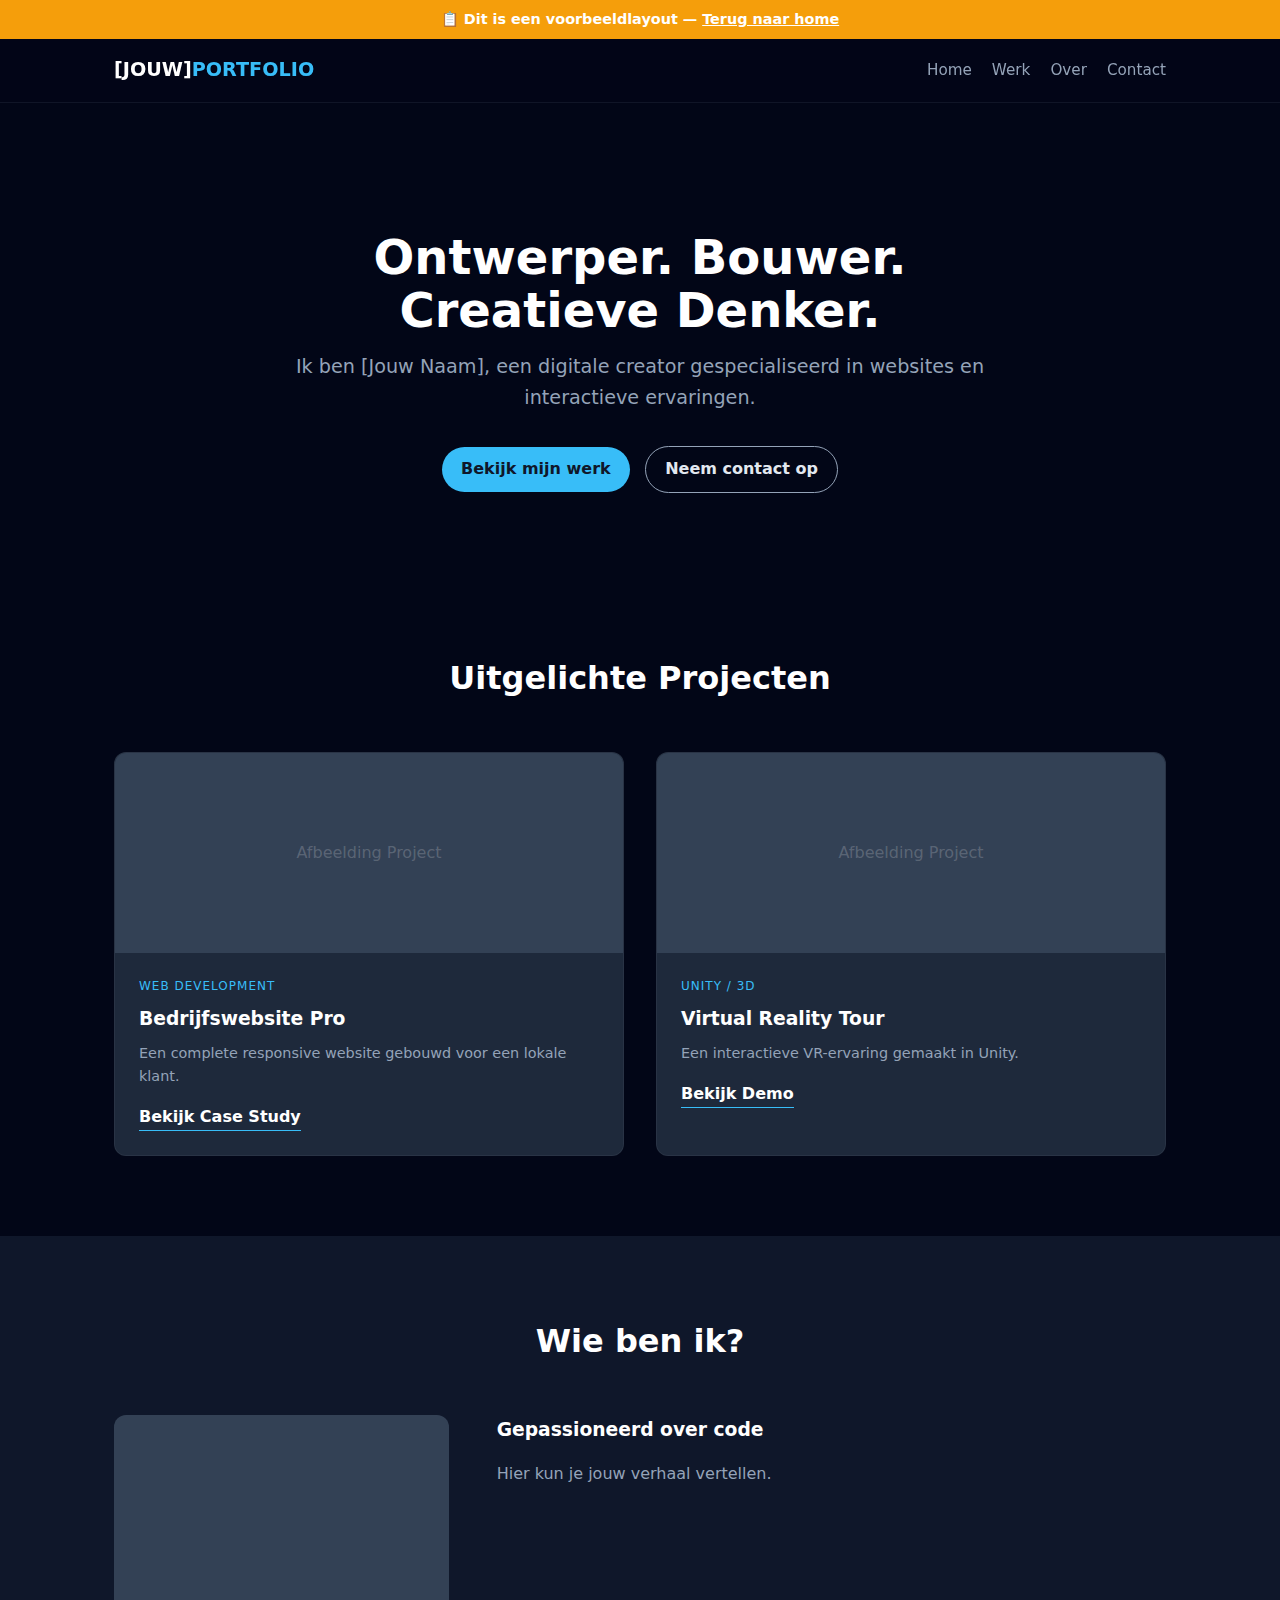
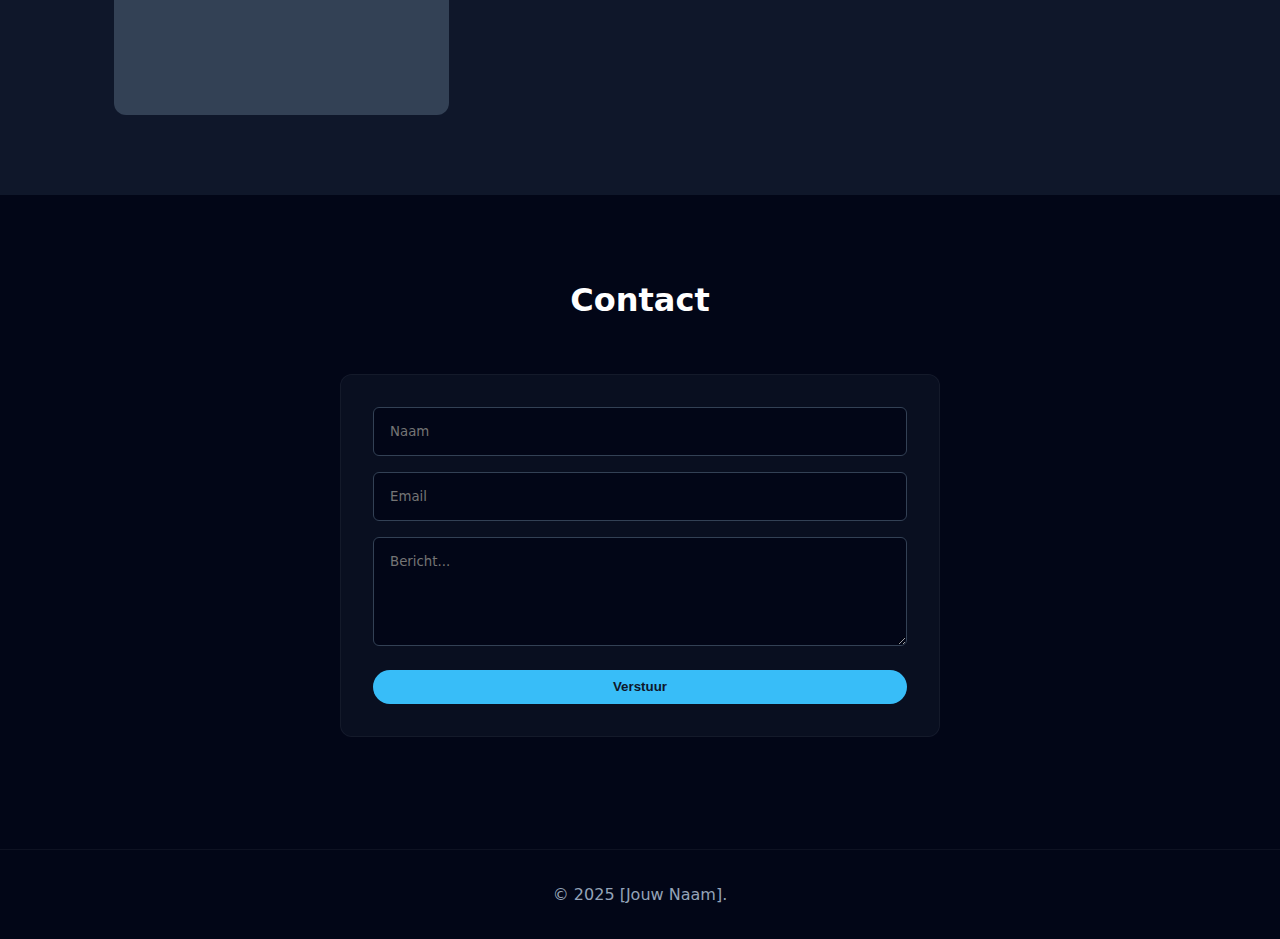
<file: layouts/portofolio.html>
<!DOCTYPE html>
<html lang="nl">
<head>
  <meta charset="UTF-8">
  <meta name="viewport" content="width=device-width, initial-scale=1.0">
  <title>Mijn Portfolio | [Jouw Naam]</title>
  <style>
    /* --- DEZE STIJL IS GEBASEERD OP JOUW STYLE.CSS --- */
    :root {
      --bg: #020617;
      --bg-light: #0f172a;
      --accent: #38bdf8;
      --text: #e2e8f0;
      --text-soft: #94a3b8;
      --card-bg: #1e293b;
      --radius: 12px;
    }

    * { margin: 0; padding: 0; box-sizing: border-box; }

    body {
      font-family: system-ui, -apple-system, "Segoe UI", sans-serif;
      background-color: var(--bg);
      color: var(--text);
      line-height: 1.6;
    }

    a { text-decoration: none; transition: 0.2s; }
    ul { list-style: none; }

    /* --- DEMO BADGE (Nieuw) --- */
    .demo-badge {
      background: #f59e0b; /* Oranje kleur */
      color: white;
      padding: 0.5rem 1rem;
      text-align: center;
      font-weight: 600;
      font-size: 0.9rem;
    }

    .demo-badge a {
      color: white;
      text-decoration: underline;
    }

    /* --- NAVIGATIE --- */
    .site-header {
      position: sticky;
      top: 0;
      z-index: 100;
      background: rgba(2, 6, 23, 0.85);
      backdrop-filter: blur(10px);
      border-bottom: 1px solid rgba(148, 163, 184, 0.1);
      padding: 1rem 0;
    }

    .container {
      max-width: 1100px;
      margin: 0 auto;
      padding: 0 1.5rem;
      display: flex;
      justify-content: space-between;
      align-items: center;
    }

    .logo {
      font-weight: 700;
      font-size: 1.2rem;
      color: #fff;
      text-transform: uppercase;
    }
    .logo span { color: var(--accent); }

    /* Aangepast naar .main-nav voor app.js compatibiliteit */
    .main-nav {
      display: flex;
      gap: 20px;
    }

    .main-nav a {
      color: var(--text-soft);
      font-size: 0.95rem;
      position: relative;
    }

    .main-nav a:hover { color: var(--accent); }

    /* Deze klasse wordt door app.js toegevoegd als je scrollt */
    .main-nav a.active {
      color: var(--accent);
      font-weight: bold;
    }
    .main-nav a.active::after {
      content: '';
      position: absolute;
      left: 0;
      bottom: -5px;
      width: 100%;
      height: 2px;
      background-color: var(--accent);
    }

    /* --- KNOPPEN --- */
    .btn {
      display: inline-block;
      padding: 0.6rem 1.2rem;
      border-radius: 99px;
      font-weight: 600;
      cursor: pointer;
    }
    .btn-primary {
      background-color: var(--accent);
      color: #0f172a;
    }
    .btn-primary:hover { background-color: #7dd3fc; }

    .btn-outline {
      border: 1px solid var(--text-soft);
      color: var(--text);
      margin-left: 10px;
    }
    .btn-outline:hover { border-color: var(--accent); color: var(--accent); }

    /* --- HERO SECTIE --- */
    .hero {
      padding: 8rem 0 5rem;
      text-align: center;
      max-width: 800px;
      margin: 0 auto;
    }

    .hero h1 {
      font-size: 3rem;
      line-height: 1.1;
      margin-bottom: 1rem;
      color: #fff;
    }

    .hero p {
      font-size: 1.2rem;
      color: var(--text-soft);
      margin-bottom: 2rem;
    }

    /* --- SECTIES ALGEMEEN --- */
    section { padding: 5rem 0; }

    .section-title {
      font-size: 2rem;
      margin-bottom: 3rem;
      text-align: center;
      color: #fff;
    }

    /* --- PROJECTEN GRID --- */
    .grid {
      display: grid;
      grid-template-columns: repeat(auto-fit, minmax(300px, 1fr));
      gap: 2rem;
    }

    .card {
      background-color: var(--card-bg);
      border-radius: var(--radius);
      overflow: hidden;
      border: 1px solid rgba(255,255,255,0.05);
      transition: transform 0.3s ease;
    }

    .card:hover { transform: translateY(-5px); }

    .card-img {
      height: 200px;
      background-color: #334155;
      display: flex;
      align-items: center;
      justify-content: center;
      color: rgba(255,255,255,0.2);
    }

    .card-content { padding: 1.5rem; }

    .card-tags {
      font-size: 0.75rem;
      color: var(--accent);
      text-transform: uppercase;
      letter-spacing: 1px;
      margin-bottom: 0.5rem;
      display: block;
    }

    .card h3 { margin-bottom: 0.5rem; color: #fff; }
    .card p { color: var(--text-soft); font-size: 0.9rem; }
    .card-link {
      display: inline-block;
      margin-top: 1rem;
      color: #fff;
      font-weight: 600;
      border-bottom: 1px solid var(--accent);
    }

    /* --- OVER MIJ --- */
    .bg-light { background-color: var(--bg-light); }

    .about-content {
      display: grid;
      grid-template-columns: 1fr 2fr;
      gap: 3rem;
      align-items: start;
    }

    .about-img {
      width: 100%;
      height: 300px;
      background-color: #334155;
      border-radius: var(--radius);
    }

    /* --- CONTACT --- */
    .contact-form {
      max-width: 600px;
      margin: 0 auto;
      background: rgba(15, 23, 42, 0.5);
      padding: 2rem;
      border-radius: var(--radius);
      border: 1px solid rgba(255,255,255,0.05);
    }

    input, textarea {
      width: 100%;
      padding: 1rem;
      margin-bottom: 1rem;
      background-color: #020617;
      border: 1px solid #334155;
      color: #fff;
      border-radius: 6px;
      font-family: inherit;
    }

    input:focus, textarea:focus {
      outline: none;
      border-color: var(--accent);
    }

    /* --- FOOTER --- */
    footer {
      text-align: center;
      padding: 2rem;
      color: var(--text-soft);
      border-top: 1px solid rgba(255,255,255,0.05);
      margin-top: 2rem;
    }

    @media (max-width: 768px) {
      .about-content { grid-template-columns: 1fr; }
      .hero h1 { font-size: 2.2rem; }
    }
  </style>
</head>
<body>

<div class="demo-badge">
  📋 Dit is een voorbeeldlayout — <a href="../index.html">Terug naar home</a>
</div>

<header class="site-header">
  <div class="container">
    <div class="logo">[Jouw]<span>Portfolio</span></div>

    <nav class="main-nav">
      <a href="#hero">Home</a>
      <a href="#werk">Werk</a>
      <a href="#over">Over</a>
      <a href="#contact">Contact</a>
    </nav>

  </div>
</header>

<section id="hero" class="hero">
  <div class="container" style="display:block;">
    <h1>Ontwerper. Bouwer.<br>Creatieve Denker.</h1>
    <p>Ik ben [Jouw Naam], een digitale creator gespecialiseerd in websites en interactieve ervaringen.</p>
    <div>
      <a href="#werk" class="btn btn-primary">Bekijk mijn werk</a>
      <a href="#contact" class="btn btn-outline">Neem contact op</a>
    </div>
  </div>
</section>

<section id="werk">
  <div class="container" style="display:block;">
    <h2 class="section-title">Uitgelichte Projecten</h2>
    <div class="grid">
      <article class="card">
        <div class="card-img">Afbeelding Project</div>
        <div class="card-content">
          <span class="card-tags">Web Development</span>
          <h3>Bedrijfswebsite Pro</h3>
          <p>Een complete responsive website gebouwd voor een lokale klant.</p>
          <a href="#" class="card-link">Bekijk Case Study</a>
        </div>
      </article>

      <article class="card">
        <div class="card-img">Afbeelding Project</div>
        <div class="card-content">
          <span class="card-tags">Unity / 3D</span>
          <h3>Virtual Reality Tour</h3>
          <p>Een interactieve VR-ervaring gemaakt in Unity.</p>
          <a href="#" class="card-link">Bekijk Demo</a>
        </div>
      </article>
    </div>
  </div>
</section>

<section id="over" class="bg-light">
  <div class="container" style="display:block;">
    <h2 class="section-title">Wie ben ik?</h2>
    <div class="about-content">
      <div class="about-img"></div>
      <div class="about-text">
        <h3 style="color:#fff; margin-bottom:1rem;">Gepassioneerd over code</h3>
        <p style="color:var(--text-soft);">
          Hier kun je jouw verhaal vertellen.
        </p>
      </div>
    </div>
  </div>
</section>

<section id="contact">
  <div class="container" style="display:block;">
    <h2 class="section-title">Contact</h2>
    <form class="contact-form">
      <input type="text" placeholder="Naam" required>
      <input type="email" placeholder="Email" required>
      <textarea rows="5" placeholder="Bericht..." required></textarea>
      <button type="submit" class="btn btn-primary" style="width:100%; border:none;">Verstuur</button>
    </form>
  </div>
</section>

<footer>
  <p>&copy; 2025 [Jouw Naam].</p>
</footer>

<script src="../js/app.js"></script>

</body>
</html>
</file>
<file: css/style.css>
/* --- ALGEMENE INSTELLINGEN --- */
html {
  color: #222;
  font-size: 1em;
  line-height: 1.4;
}

::-moz-selection { background: #b3d4fc; text-shadow: none; }
::selection { background: #b3d4fc; text-shadow: none; }

hr { display: block; height: 1px; border: 0; border-top: 1px solid #ccc; margin: 1em 0; padding: 0; }
audio, canvas, iframe, img, svg, video { vertical-align: middle; }
fieldset { border: 0; margin: 0; padding: 0; }
textarea { resize: vertical; }

:root {
  --bg: #020617;
  --bg-alt: #0b1120;
  --bg-light: #f1f5f9;
  --accent: #38bdf8;
  --accent-soft: rgba(56, 189, 248, 0.12);
  --text: #0f172a;
  --text-soft: #64748b;
  --white: #ffffff;
  --radius-lg: 18px;
  --shadow-soft: 0 22px 45px rgba(15, 23, 42, 0.18);
}
/* --- Navigatie Icoontjes --- */
.nav-item-icon {
  display: flex !important; /* Forceer flexbox voor uitlijning */
  align-items: center;
  gap: 6px; /* Ruimte tussen plaatje en tekst */
}

.nav-icon {
  height: 20px; /* Pas aan als je hem groter/kleiner wilt */
  width: auto;
  /* Optioneel: Als je icoon zwart is en je achtergrond donker, 
     kun je hem wit maken met een filter: */
  filter: invert(1); 
}
/* --- Universeel Icoontje in tekst --- */
.text-icon {
  height: 1em; /* 1em = precies even groot als de huidige lettergrootte */
  width: auto;
  vertical-align: -0.125em; /* Zorgt dat hij mooi op de tekstregel staat */
  margin-right: 0.3em; /* Ruimte tussen icoon en tekst */

  /* OPTIONEEL: Als je icoontje zwart is, maakt dit hem wit */
  /* filter: brightness(0) invert(1); */
}
/* --- 1. BASIS BODY --- */
body {
  margin: 0;
  font-family: system-ui, -apple-system, sans-serif;
  color: var(--text);
  background-color: #050505;
  overflow-x: hidden;
}

/* --- 2. ACHTERGROND EFFECTEN (Balatro / Space) --- */
.balatro-bg {
  position: fixed;
  top: 0;
  left: 0;
  width: 100vw;
  height: 100vh;
  z-index: -2;
  background:
    radial-gradient(circle at 50% 50%, rgba(56, 189, 248, 0.4), transparent 50%),
    radial-gradient(circle at 0% 0%, rgba(30, 27, 75, 1), transparent 50%),
    conic-gradient(from 0deg, #020617, #0f172a, #1e1b4b, #38bdf8, #020617);
  background-size: 200% 200%;
  filter: blur(60px);
  animation: balatroWarp 20s linear infinite;
  opacity: 0.8;
}

@keyframes balatroWarp {
  0% { background-position: 0% 50%; transform: scale(1); }
  50% { background-position: 100% 50%; transform: scale(1.1); }
  100% { background-position: 0% 50%; transform: scale(1); }
}

.crt-overlay {
  position: fixed; top: 0; left: 0; width: 100vw; height: 100vh; z-index: -1;
  pointer-events: none; background: transparent;
  box-shadow: inset 0 0 150px rgba(0,0,0,0.9);
}

.container { width: min(1120px, 100% - 2.5rem); margin: 0 auto; }

/* --- HEADER & NAVIGATIE --- */
.site-header {
  position: sticky; top: 0; z-index: 20;
  backdrop-filter: blur(14px);
  background: linear-gradient(90deg, rgba(2, 6, 23, 0.9), rgba(15, 23, 42, 0.9));
  border-bottom: 1px solid rgba(148, 163, 184, 0.3);
}

.header-inner { display: flex; align-items: center; justify-content: space-between; padding: 0.9rem 0.25rem; }
.logo { font-weight: 700; letter-spacing: 0.08em; text-transform: uppercase; color: var(--white); font-size: 0.96rem; }
.logo span { color: var(--accent); }

.main-nav { display: flex; align-items: center; gap: 1.25rem; }
.main-nav a { color: #e5e7eb; font-size: 0.9rem; text-decoration: none; }
.main-nav a:hover { color: var(--accent); }
.main-nav a.active { color: #3b82f6; border-bottom: 2px solid #3b82f6; }
.main-nav a.btn.active { background-color: #3b82f6; border-color: #3b82f6; border-bottom: none; }

/* --- HERO --- */
.hero { padding: 4.5rem 0 4rem; color: var(--white); background: transparent; }
.hero-inner { display: grid; grid-template-columns: minmax(0, 3.5fr) minmax(0, 2.5fr); gap: 3.5rem; align-items: center; }
.hero-copy h1 { font-size: clamp(2.4rem, 4vw, 3rem); line-height: 1.05; margin-bottom: 1.1rem; }
.hero-subtitle { margin: 0 0 1.6rem; max-width: 32rem; color: #cbd5f5; font-weight: normal; }
.hero-cta { display: flex; flex-wrap: wrap; gap: 0.9rem; margin-bottom: 1.4rem; }
.hero-list { list-style: none; padding: 0; margin: 0; color: #cbd5f5; }
.hero-list li + li { margin-top: 0.3rem; }
.hero-side { display: flex; justify-content: flex-end; }

/* --- TERMINAL CARD (HERO) --- */
.terminal-card {
  background: linear-gradient(120deg, #0ea5e9, #1e3a8a, #0b1120, #0ea5e9);
  background-size: 300% 300%;
  animation: terminalGlow 8s ease infinite;
  color: #fff;
  border: 1px solid rgba(56, 189, 248, 0.3);
  box-shadow: 0 10px 30px rgba(0, 0, 0, 0.5);
  padding: 1.8rem;
  border-radius: 18px;
}
@keyframes terminalGlow {
  0% { background-position: 0% 50%; }
  50% { background-position: 100% 50%; }
  100% { background-position: 0% 50%; }
}
.code-font { font-family: Consolas, 'Courier New', monospace; font-weight: 600; font-size: 0.95rem; }
.prompt { color: #38bdf8; margin-right: 8px; }
.step-num { font-weight: bold; margin-right: 10px; opacity: 0.9; }
.step-1 { color: #4ade80; }
.step-2 { color: #facc15; }
.step-3 { color: #38bdf8; }
.hero-card-steps { padding: 0; margin-top: 1rem; list-style: none; }
.hero-card-steps li { margin-bottom: 6px; display: flex; align-items: center; }
.hero-card-text { margin: 0 0 1.1rem; color: #e2e8f0; font-size: 0.95rem; }
.hero-card-title { margin: 0 0 0.4rem; font-weight: 600; }


/* --- SECTIES --- */
.section { padding: 3.5rem 0; background: var(--white); color: var(--text); }
.section-light { background: var(--bg-light); }
.section-dark { background: var(--bg); color: var(--white); }
.section-accent { background: radial-gradient(circle at top left, #0ea5e9, #0b1120 52%); color: var(--white); }
.section-header { text-align: left; margin-bottom: 2rem; }
.section-header h2 { font-size: 1.7rem; margin-bottom: 0.4rem; color: var(--text); }
.section-dark .section-header h2 { color: var(--white); }
.section-header p { margin: 0; color: var(--text-soft); }
.section-dark .section-header p { color: #94a3b8; }
.section-header-invert p { color: #cbd5f5; }

/* --- KAARTEN (Standaard wit) --- */
.cards-grid, .layouts-grid { display: grid; grid-template-columns: repeat(auto-fit, minmax(230px, 1fr)); gap: 1.5rem; }

.card {
  background: var(--white);
  border-radius: 1.1rem;
  padding: 1.6rem 1.4rem 1.4rem;
  border: 1px solid rgba(148, 163, 184, 0.4);
  box-shadow: 0 16px 40px rgba(15, 23, 42, 0.06);
  color: var(--text);
  transition: transform 0.2s ease, border-color 0.2s ease;
}
.card:hover { transform: translateY(-5px); }
.card h3 { margin-top: 0; margin-bottom: 0.6rem; }
.card p { margin-top: 0; margin-bottom: 0.8rem; color: var(--text-soft); }
.card ul { margin: 0; padding-left: 1.1rem; color: var(--text-soft); font-size: 0.95rem; }

/* === DE TOEVOEGING: DONKERE KAARTEN VOOR UNITY === */
/* Voeg class="card card-unity" toe in je HTML bij de Unity sectie */
.card-unity {
  background: #0f172a; /* Donkerblauw achtergrond */
  border: 1px solid #1e293b;
  color: #fff;
}
.card-unity h3 { color: #fff; }
.card-unity p, .card-unity ul { color: #94a3b8; /* Lichtere grijsblauwe tekst */ }
.card-unity:hover { border-color: var(--accent); }

.section-dark .steps h3 { color: var(--white); }
.section-dark .steps p { color: #cbd5e1; }

/* --- LAYOUT BOXES (Portfolio) --- */
.layout-box {
  background: #020617;
  color: #e5e7eb;
  border-radius: 1.2rem;
  padding: 1.4rem 1.3rem;
  border: 1px solid rgba(148, 163, 184, 0.55);
  box-shadow: 0 20px 45px rgba(15, 23, 42, 0.55);
  display: block; text-decoration: none; transition: transform 0.2s ease, box-shadow 0.2s ease;
}
.layout-box:hover { transform: translateY(-4px); box-shadow: 0 8px 16px rgba(0, 0, 0, 0.15); }
.layout-box h3 { margin-top: 0; margin-bottom: 0.4rem; }
.layout-box p { margin: 0; color: #cbd5f5; }

/* --- STAPPEN & FAQ --- */
.steps { list-style: none; padding: 0; margin: 0; display: grid; gap: 1.4rem; }
.steps h3 { margin: 0 0 0.3rem; }
.steps p { margin: 0; color: var(--text-soft); }

.faq-list article { border-bottom: 1px solid rgba(0,0,0,0.1); padding-bottom: 1rem; margin-bottom: 1rem; }

/* --- CONTACT --- */
.contact-grid { display: grid; grid-template-columns: minmax(0, 3.3fr) minmax(0, 3.7fr); gap: 2.5rem; align-items: start; }
.contact-notes { margin: 1rem 0 0; padding-left: 1.1rem; color: #dbeafe; }

.contact-form {
  background: rgba(30, 41, 59, 0.9);
  padding: 2.5rem;
  border-radius: 16px;
  border: 1px solid rgba(255, 255, 255, 0.08);
  box-shadow: 0 4px 20px rgba(0, 0, 0, 0.2);
  display: flex; flex-direction: column; gap: 1.2rem;
}

.contact-form label { font-weight: 600; color: #cbd5e1; font-size: 0.95rem; margin-bottom: -0.5rem; display: block; }
.contact-form input, .contact-form select, .contact-form textarea {
  width: 100%; background-color: #0f172a; border: 1px solid #334155; color: #fff;
  padding: 12px 16px; border-radius: 8px; font-family: inherit; font-size: 1rem; transition: all 0.2s ease;
}
.contact-form input:focus, .contact-form select:focus, .contact-form textarea:focus {
  outline: none; border-color: #38bdf8; box-shadow: 0 0 0 3px rgba(56, 189, 248, 0.15); background-color: #1e293b;
}
.contact-form select {
  cursor: pointer; appearance: none;
  background-image: url("data:image/svg+xml;charset=UTF-8,%3csvg xmlns='http://www.w3.org/2000/svg' viewBox='0 0 24 24' fill='none' stroke='%23cbd5e1' stroke-width='2' stroke-linecap='round' stroke-linejoin='round'%3e%3cpolyline points='6 9 12 15 18 9'%3e%3c/polyline%3e%3c/svg%3e");
  background-repeat: no-repeat; background-position: right 1rem center; background-size: 1em;
}
.contact-form button { margin-top: 10px; padding: 14px; font-size: 1.1rem; letter-spacing: 0.5px; }
.form-note { margin: 0.5rem 0 0; font-size: 0.8rem; color: #cbd5f5; }
.form-note span { font-weight: 600; }

/* --- KNOPPEN --- */
.btn { display: inline-flex; align-items: center; justify-content: center; padding: 0.55rem 1.1rem; border-radius: 999px; border: 1px solid transparent; font-size: 0.9rem; font-weight: 500; text-decoration: none; cursor: pointer; white-space: nowrap; }
.btn-primary { background: #0ea5e9; color: #0f172a; border-color: transparent; }
.btn-primary:hover { background: #38bdf8; }
.btn-ghost { background: transparent; color: #e5e7eb; border-color: rgba(148, 163, 184, 0.7); }
.btn-ghost:hover { background: rgba(15, 23, 42, 0.4); }
.btn-small { padding: 0.35rem 0.9rem; font-size: 0.82rem; }
.btn-block { width: 100%; }

/* --- FOOTER --- */
.site-footer { padding: 1.4rem 0 1.6rem; background: #020617; border-top: 1px solid rgba(148, 163, 184, 0.5); }
.footer-inner { font-size: 0.85rem; color: #9ca3af; }
.footer-inner a { color: #e5e7eb; }
.footer-inner a:hover { color: var(--accent); }

/* --- HELPER CLASSES --- */
.hidden, [hidden] { display: none !important; }

#lang-toggle {
  min-width: 40px;
  padding: 0.35rem 0.5rem;
  font-family: inherit;
  font-weight: 600;
  text-transform: uppercase;
}

.visually-hidden { border: 0; clip: rect(0, 0, 0, 0); height: 1px; margin: -1px; overflow: hidden; padding: 0; position: absolute; white-space: nowrap; width: 1px; }
.clearfix::before, .clearfix::after { content: ""; display: table; }
.clearfix::after { clear: both; }

/* --- RESPONSIVE --- */
@media (max-width: 800px) {
  .hero-inner { grid-template-columns: minmax(0, 1fr); }
  .hero-side { justify-content: flex-start; }
  .header-inner { gap: 1rem; }
  .main-nav { gap: 0.8rem; font-size: 0.85rem; }
}

@media (max-width: 640px) {
  .header-inner { flex-direction: column; align-items: flex-start; }
  .hero { padding-top: 3.3rem; }
  .hero-cta { flex-direction: column; align-items: stretch; }
  .contact-grid { grid-template-columns: minmax(0, 1fr); }
}

#changing-text { transition: opacity 0.3s ease-in-out; }
#changing-text.fade-out { opacity: 0; }
/* Maak de Unity kaarten donkerder voor onderscheid */
.card-unity {
  background: #0f172a; /* Donkerblauw i.p.v. wit */
  color: #fff;
  border: 1px solid #1e293b;
}
.card-unity p, .card-unity ul {
  color: #94a3b8; /* Lichtere tekstkleur voor leesbaarheid op donker */
}
</file>
<file: css/layouts.css>
/* Styles for demo layout pages */
.demo-badge {
  background: #f59e0b;
  color: white;
  padding: 0.5rem 1rem;
  text-align: center;
  font-weight: 600;
}

.demo-badge a {
  color: white;
  text-decoration: underline;
}

/* Testimonials section specific to layouts */
.testimonials-grid {
  display: grid;
  grid-template-columns: repeat(auto-fit, minmax(280px, 1fr));
  gap: 2rem;
  margin-top: 2rem;
}

.testimonial-card {
  background: white;
  padding: 2rem;
  border-radius: 8px;
  box-shadow: 0 2px 8px rgba(0,0,0,0.1);
}

.testimonial-quote {
  font-style: italic;
  margin-bottom: 1rem;
  color: #64748b;
}

.testimonial-author {
  font-weight: 600;
  color: #0f172a;
}
</file>
